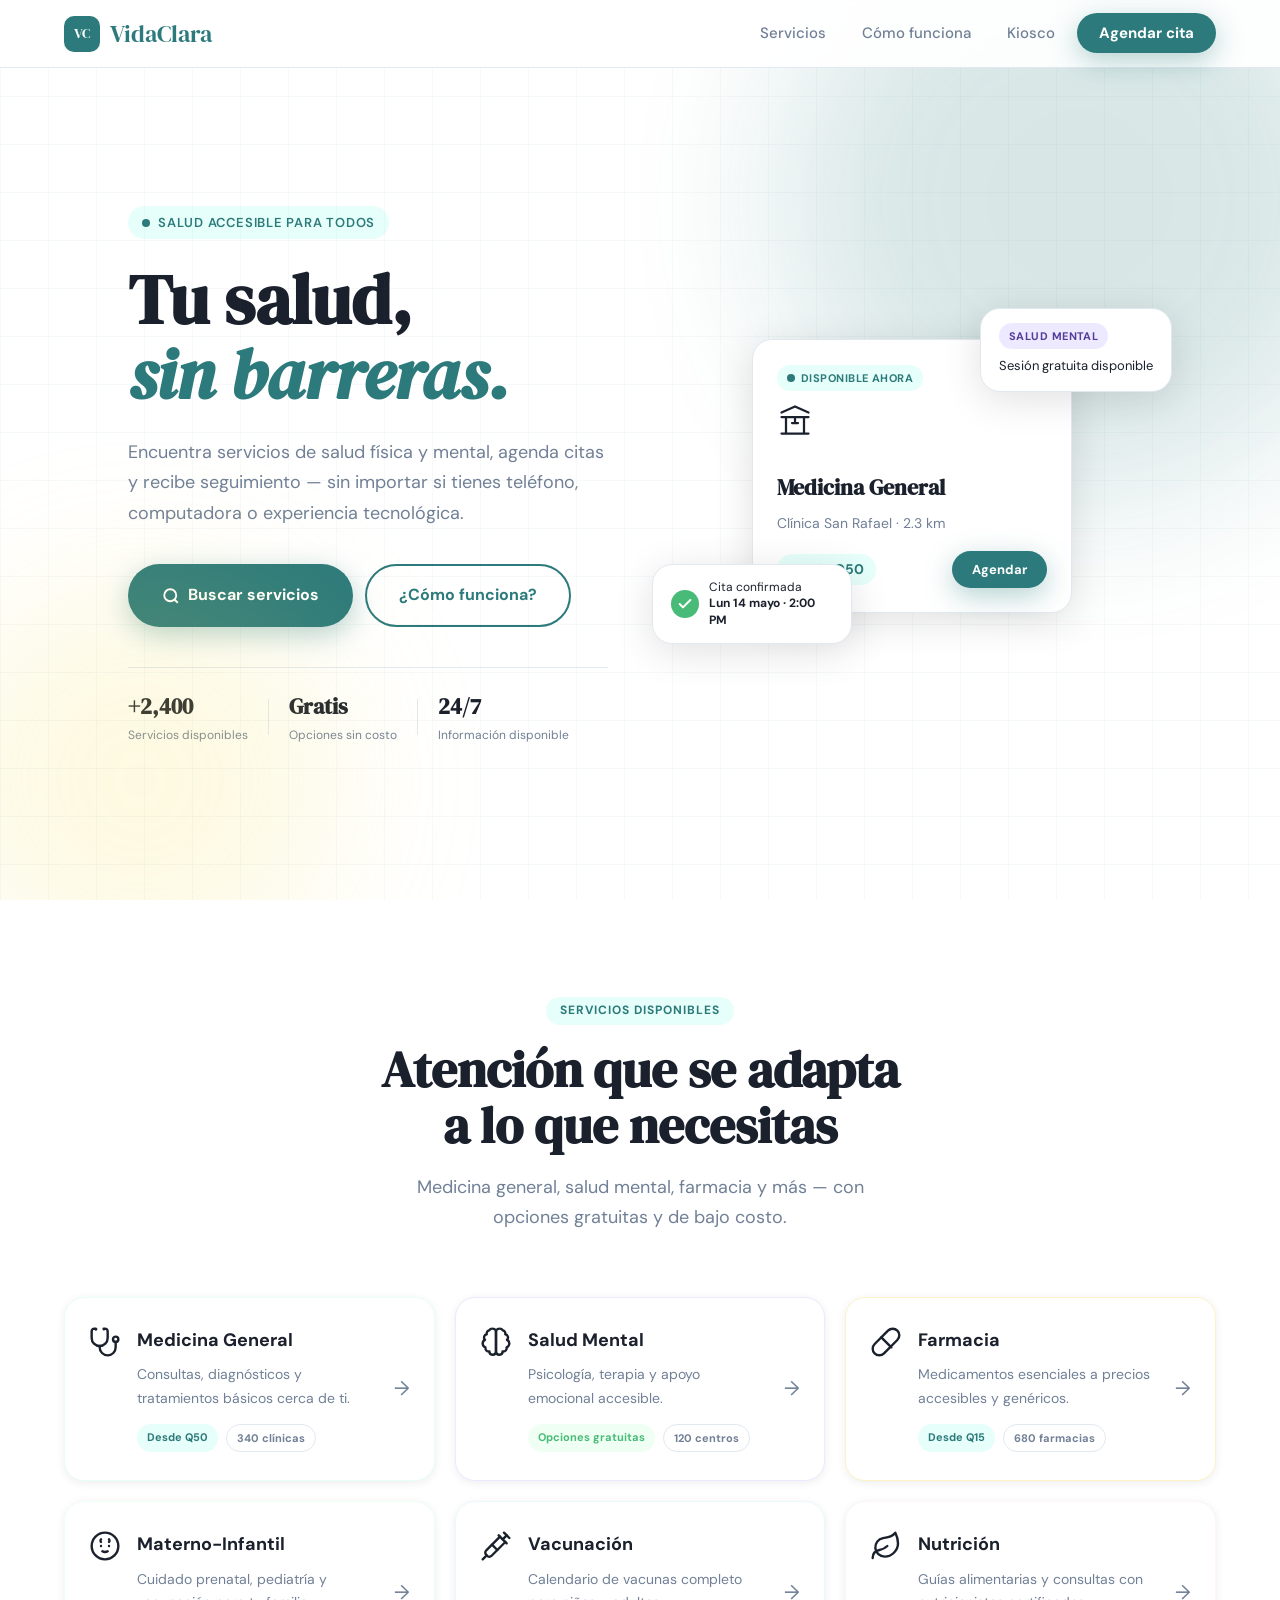
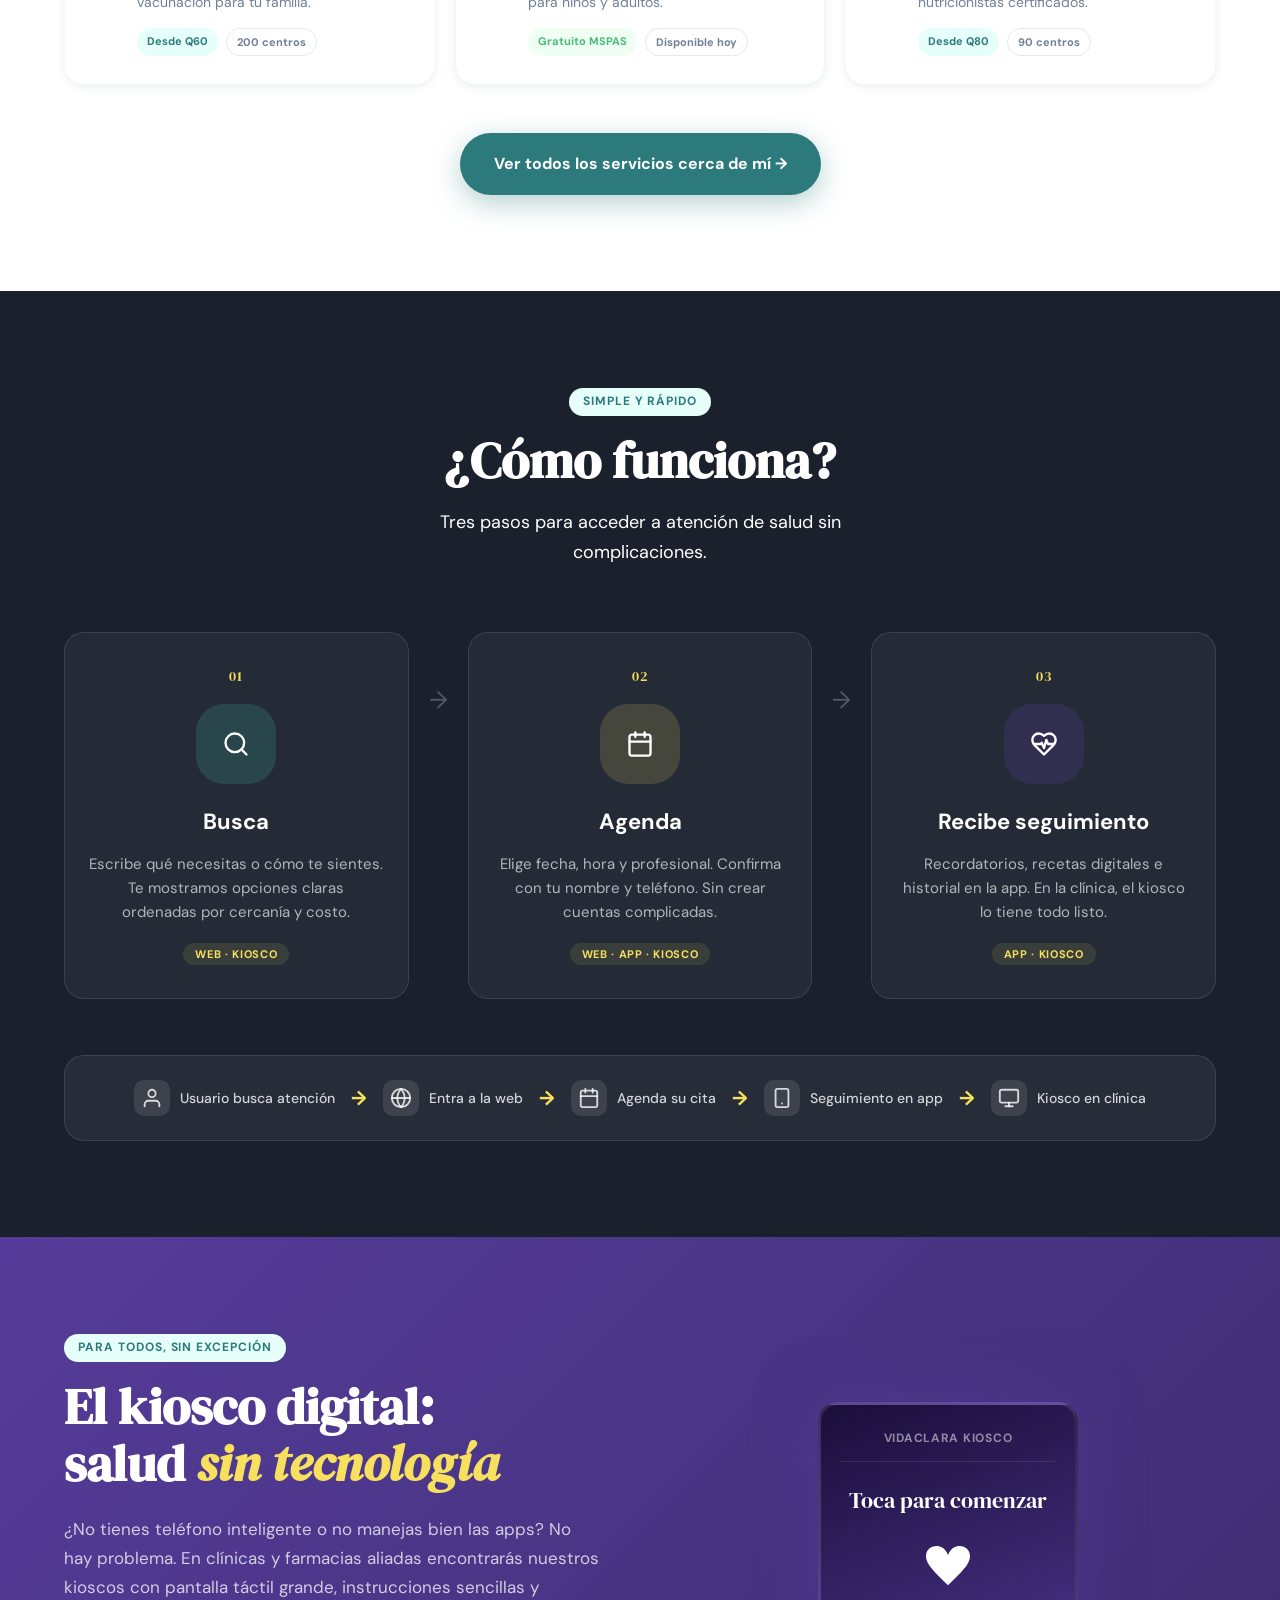
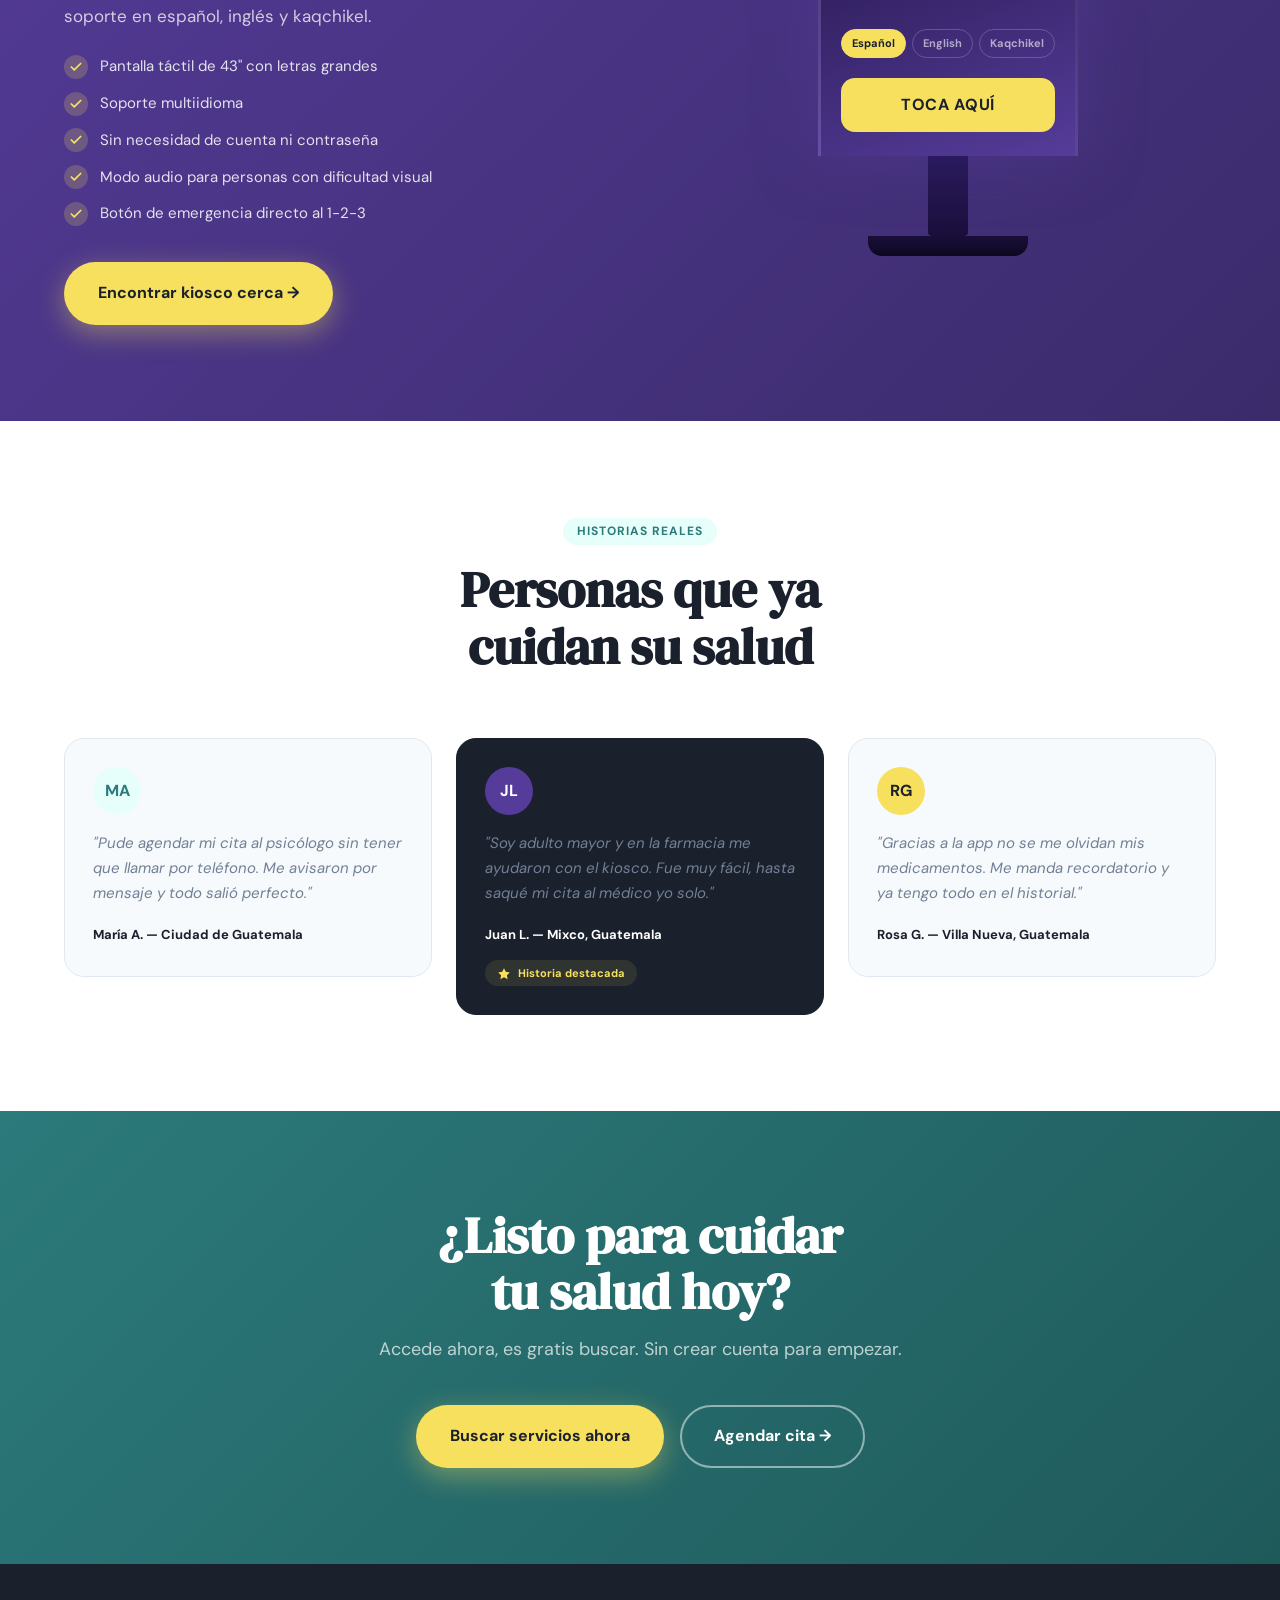
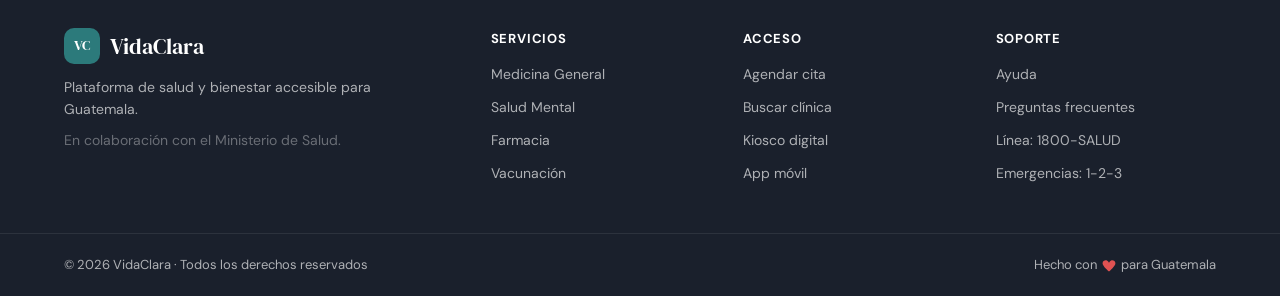
<file: index.html>
<!DOCTYPE html>
<html lang="es">
<head>
  <meta charset="UTF-8" />
  <meta name="viewport" content="width=device-width, initial-scale=1.0" />
  <title>VidaClara — Salud sin barreras</title>
  <meta name="description" content="Accede a servicios de salud física y mental de forma sencilla, sin importar tu situación económica o tecnológica." />
  <link rel="preconnect" href="https://fonts.googleapis.com" />
  <link rel="preconnect" href="https://fonts.gstatic.com" crossorigin />
  <link href="https://fonts.googleapis.com/css2?family=DM+Serif+Display:ital@0;1&family=DM+Sans:wght@300;400;500;600;700&display=swap" rel="stylesheet" />
  <link rel="stylesheet" href="css/style.css" />
</head>
<body>

  <!-- NAV -->
  <nav class="nav" id="nav">
    <div class="nav__inner">
      <a href="/" class="nav__logo">
        <span class="nav__logo-mark">VC</span>
        VidaClara
      </a>
      <button class="nav__toggle" id="navToggle" aria-label="Menú">
        <span></span><span></span><span></span>
      </button>
      <ul class="nav__links" id="navLinks">
        <li><a href="#servicios">Servicios</a></li>
        <li><a href="#como-funciona">Cómo funciona</a></li>
        <li><a href="#kiosco">Kiosco</a></li>
        <li><a href="pages/agendar.html" class="nav__cta">Agendar cita</a></li>
      </ul>
    </div>
  </nav>

  <!-- HERO -->
  <section class="hero">
    <div class="hero__bg">
      <div class="hero__blob hero__blob--1"></div>
      <div class="hero__blob hero__blob--2"></div>
      <div class="hero__grid"></div>
    </div>
    <div class="container hero__content">
      <div class="hero__text">
        <span class="hero__eyebrow">Salud accesible para todos</span>
        <h1 class="hero__title">
          Tu salud,<br>
          <em>sin barreras.</em>
        </h1>
        <p class="hero__desc">
          Encuentra servicios de salud física y mental, agenda citas y recibe seguimiento — sin importar si tienes teléfono, computadora o experiencia tecnológica.
        </p>
        <div class="hero__actions">
          <a href="pages/buscar.html" class="btn btn--primary btn--lg">
            <svg width="18" height="18" viewBox="0 0 24 24" fill="none" stroke="currentColor" stroke-width="2.5"><circle cx="11" cy="11" r="8"/><path d="m21 21-4.35-4.35"/></svg>
            Buscar servicios
          </a>
          <a href="#como-funciona" class="btn btn--ghost btn--lg">¿Cómo funciona?</a>
        </div>
        <div class="hero__trust">
          <div class="trust-item">
            <strong>+2,400</strong>
            <span>Servicios disponibles</span>
          </div>
          <div class="trust-divider"></div>
          <div class="trust-item">
            <strong>Gratis</strong>
            <span>Opciones sin costo</span>
          </div>
          <div class="trust-divider"></div>
          <div class="trust-item">
            <strong>24/7</strong>
            <span>Información disponible</span>
          </div>
        </div>
      </div>
      <div class="hero__visual">
        <div class="hero__card hero__card--main">
          <div class="card-pill card-pill--green">
            <svg width="8" height="8" viewBox="0 0 8 8" fill="currentColor"><circle cx="4" cy="4" r="4"/></svg>
            Disponible ahora
          </div>
          <div class="hero__card-icon">
            <!-- Hospital building icon -->
            <svg width="36" height="36" viewBox="0 0 24 24" fill="none" stroke="currentColor" stroke-width="1.5" stroke-linecap="round" stroke-linejoin="round">
              <path d="M3 21h18M3 10h18M3 7l9-4 9 4M6 10v11M18 10v11M12 10v4m0 0h-2m2 0h2"/>
            </svg>
          </div>
          <h3>Medicina General</h3>
          <p>Clínica San Rafael · 2.3 km</p>
          <div class="hero__card-row">
            <span class="price-tag">Desde Q50</span>
            <button class="btn btn--sm btn--primary">Agendar</button>
          </div>
        </div>
        <div class="hero__card hero__card--float hero__card--float1">
          <div class="card-pill card-pill--purple">Salud Mental</div>
          <p>Sesión gratuita disponible</p>
        </div>
        <div class="hero__card hero__card--float hero__card--float2">
          <span class="checkmark">
            <svg width="16" height="16" viewBox="0 0 24 24" fill="none" stroke="currentColor" stroke-width="3" stroke-linecap="round" stroke-linejoin="round"><polyline points="20 6 9 17 4 12"/></svg>
          </span>
          <p>Cita confirmada<br><strong>Lun 14 mayo · 2:00 PM</strong></p>
        </div>
      </div>
    </div>
  </section>

  <!-- SERVICES -->
  <section class="section" id="servicios">
    <div class="container">
      <div class="section__header">
        <span class="section__eyebrow">Servicios disponibles</span>
        <h2 class="section__title">Atención que se adapta<br>a lo que necesitas</h2>
        <p class="section__sub">Medicina general, salud mental, farmacia y más — con opciones gratuitas y de bajo costo.</p>
      </div>
      <div class="services-grid">
        <a href="pages/buscar.html" class="service-card service-card--teal">
          <div class="service-card__icon">
            <!-- Stethoscope icon -->
            <svg width="32" height="32" viewBox="0 0 24 24" fill="none" stroke="currentColor" stroke-width="1.8" stroke-linecap="round" stroke-linejoin="round">
              <path d="M4.8 2.3A.3.3 0 1 0 5 2H4a2 2 0 0 0-2 2v5a6 6 0 0 0 6 6v0a6 6 0 0 0 6-6V4a2 2 0 0 0-2-2h-1a.2.2 0 1 0 .3.3"/>
              <path d="M8 15v1a6 6 0 0 0 6 6v0a6 6 0 0 0 6-6v-4"/>
              <circle cx="20" cy="10" r="2"/>
            </svg>
          </div>
          <div class="service-card__body">
            <h3>Medicina General</h3>
            <p>Consultas, diagnósticos y tratamientos básicos cerca de ti.</p>
            <div class="service-card__meta">
              <span class="tag">Desde Q50</span>
              <span class="tag tag--outline">340 clínicas</span>
            </div>
          </div>
          <span class="service-card__arrow">→</span>
        </a>
        <a href="pages/buscar.html" class="service-card service-card--purple">
          <div class="service-card__icon">
            <!-- Brain icon -->
            <svg width="32" height="32" viewBox="0 0 24 24" fill="none" stroke="currentColor" stroke-width="1.8" stroke-linecap="round" stroke-linejoin="round">
              <path d="M9.5 2A2.5 2.5 0 0 1 12 4.5v15a2.5 2.5 0 0 1-4.96-.44 2.5 2.5 0 0 1-2.96-3.08 3 3 0 0 1-.34-5.58 2.5 2.5 0 0 1 1.32-4.24 2.5 2.5 0 0 1 1.98-3A2.5 2.5 0 0 1 9.5 2Z"/>
              <path d="M14.5 2A2.5 2.5 0 0 0 12 4.5v15a2.5 2.5 0 0 0 4.96-.44 2.5 2.5 0 0 0 2.96-3.08 3 3 0 0 0 .34-5.58 2.5 2.5 0 0 0-1.32-4.24 2.5 2.5 0 0 0-1.98-3A2.5 2.5 0 0 0 14.5 2Z"/>
            </svg>
          </div>
          <div class="service-card__body">
            <h3>Salud Mental</h3>
            <p>Psicología, terapia y apoyo emocional accesible.</p>
            <div class="service-card__meta">
              <span class="tag tag--free">Opciones gratuitas</span>
              <span class="tag tag--outline">120 centros</span>
            </div>
          </div>
          <span class="service-card__arrow">→</span>
        </a>
        <a href="pages/buscar.html" class="service-card service-card--amber">
          <div class="service-card__icon">
            <!-- Pill / capsule icon -->
            <svg width="32" height="32" viewBox="0 0 24 24" fill="none" stroke="currentColor" stroke-width="1.8" stroke-linecap="round" stroke-linejoin="round">
              <path d="m10.5 20.5 10-10a4.95 4.95 0 1 0-7-7l-10 10a4.95 4.95 0 1 0 7 7Z"/>
              <path d="M8.5 8.5 16 16"/>
            </svg>
          </div>
          <div class="service-card__body">
            <h3>Farmacia</h3>
            <p>Medicamentos esenciales a precios accesibles y genéricos.</p>
            <div class="service-card__meta">
              <span class="tag">Desde Q15</span>
              <span class="tag tag--outline">680 farmacias</span>
            </div>
          </div>
          <span class="service-card__arrow">→</span>
        </a>
        <a href="pages/buscar.html" class="service-card service-card--green">
          <div class="service-card__icon">
            <!-- Baby / family icon -->
            <svg width="32" height="32" viewBox="0 0 24 24" fill="none" stroke="currentColor" stroke-width="1.8" stroke-linecap="round" stroke-linejoin="round">
              <path d="M9 12h.01M15 12h.01M10 16c.5.3 1.2.5 2 .5s1.5-.2 2-.5"/>
              <path d="M12 2a10 10 0 1 0 0 20 10 10 0 0 0 0-20z"/>
              <path d="M9 7c-.5.5-.5 1.5 0 2M15 7c.5.5.5 1.5 0 2"/>
            </svg>
          </div>
          <div class="service-card__body">
            <h3>Materno-Infantil</h3>
            <p>Cuidado prenatal, pediatría y vacunación para tu familia.</p>
            <div class="service-card__meta">
              <span class="tag">Desde Q60</span>
              <span class="tag tag--outline">200 centros</span>
            </div>
          </div>
          <span class="service-card__arrow">→</span>
        </a>
        <a href="pages/buscar.html" class="service-card service-card--blue">
          <div class="service-card__icon">
            <!-- Syringe icon -->
            <svg width="32" height="32" viewBox="0 0 24 24" fill="none" stroke="currentColor" stroke-width="1.8" stroke-linecap="round" stroke-linejoin="round">
              <path d="m18 2 4 4"/>
              <path d="m17 7 3-3"/>
              <path d="M19 9 8.7 19.3c-1 1-2.5 1-3.4 0l-.6-.6c-1-1-1-2.5 0-3.4L15 5"/>
              <path d="m9 11 4 4"/>
              <path d="m5 19-3 3"/>
              <path d="m14 4 6 6"/>
            </svg>
          </div>
          <div class="service-card__body">
            <h3>Vacunación</h3>
            <p>Calendario de vacunas completo para niños y adultos.</p>
            <div class="service-card__meta">
              <span class="tag tag--free">Gratuito MSPAS</span>
              <span class="tag tag--outline">Disponible hoy</span>
            </div>
          </div>
          <span class="service-card__arrow">→</span>
        </a>
        <a href="pages/buscar.html" class="service-card service-card--rose">
          <div class="service-card__icon">
            <!-- Leaf / nutrition icon -->
            <svg width="32" height="32" viewBox="0 0 24 24" fill="none" stroke="currentColor" stroke-width="1.8" stroke-linecap="round" stroke-linejoin="round">
              <path d="M11 20A7 7 0 0 1 9.8 6.1C15.5 5 17 4.48 19 2c1 2 2 4.18 2 8 0 5.5-4.78 10-10 10Z"/>
              <path d="M2 21c0-3 1.85-5.36 5.08-6C9.5 14.52 12 13 13 12"/>
            </svg>
          </div>
          <div class="service-card__body">
            <h3>Nutrición</h3>
            <p>Guías alimentarias y consultas con nutricionistas certificados.</p>
            <div class="service-card__meta">
              <span class="tag">Desde Q80</span>
              <span class="tag tag--outline">90 centros</span>
            </div>
          </div>
          <span class="service-card__arrow">→</span>
        </a>
      </div>
      <div class="section__cta">
        <a href="pages/buscar.html" class="btn btn--primary btn--lg">Ver todos los servicios cerca de mí →</a>
      </div>
    </div>
  </section>

  <!-- HOW IT WORKS -->
  <section class="section section--dark" id="como-funciona">
    <div class="container">
      <div class="section__header section__header--light">
        <span class="section__eyebrow">Simple y rápido</span>
        <h2 class="section__title">¿Cómo funciona?</h2>
        <p class="section__sub">Tres pasos para acceder a atención de salud sin complicaciones.</p>
      </div>
      <div class="steps">
        <div class="step">
          <div class="step__num">01</div>
          <div class="step__icon step__icon--teal">
            <!-- Search icon -->
            <svg width="28" height="28" viewBox="0 0 24 24" fill="none" stroke="currentColor" stroke-width="2" stroke-linecap="round" stroke-linejoin="round">
              <circle cx="11" cy="11" r="8"/>
              <path d="m21 21-4.35-4.35"/>
            </svg>
          </div>
          <h3>Busca</h3>
          <p>Escribe qué necesitas o cómo te sientes. Te mostramos opciones claras ordenadas por cercanía y costo.</p>
          <span class="step__channel">Web · Kiosco</span>
        </div>
        <div class="step__connector">
          <div class="step__line"></div>
          <span>→</span>
          <div class="step__line"></div>
        </div>
        <div class="step">
          <div class="step__num">02</div>
          <div class="step__icon step__icon--accent">
            <!-- Calendar icon -->
            <svg width="28" height="28" viewBox="0 0 24 24" fill="none" stroke="currentColor" stroke-width="2" stroke-linecap="round" stroke-linejoin="round">
              <rect x="3" y="4" width="18" height="18" rx="2" ry="2"/>
              <line x1="16" y1="2" x2="16" y2="6"/>
              <line x1="8" y1="2" x2="8" y2="6"/>
              <line x1="3" y1="10" x2="21" y2="10"/>
            </svg>
          </div>
          <h3>Agenda</h3>
          <p>Elige fecha, hora y profesional. Confirma con tu nombre y teléfono. Sin crear cuentas complicadas.</p>
          <span class="step__channel">Web · App · Kiosco</span>
        </div>
        <div class="step__connector">
          <div class="step__line"></div>
          <span>→</span>
          <div class="step__line"></div>
        </div>
        <div class="step">
          <div class="step__num">03</div>
          <div class="step__icon step__icon--purple">
            <!-- Heart pulse icon -->
            <svg width="28" height="28" viewBox="0 0 24 24" fill="none" stroke="currentColor" stroke-width="2" stroke-linecap="round" stroke-linejoin="round">
              <path d="M19 14c1.49-1.46 3-3.21 3-5.5A5.5 5.5 0 0 0 16.5 3c-1.76 0-3 .5-4.5 2-1.5-1.5-2.74-2-4.5-2A5.5 5.5 0 0 0 2 8.5c0 2.3 1.5 4.05 3 5.5l7 7Z"/>
              <path d="M3.22 12H9.5l.5-1 2 4.5 2-7 1.5 3.5h5.27"/>
            </svg>
          </div>
          <h3>Recibe seguimiento</h3>
          <p>Recordatorios, recetas digitales e historial en la app. En la clínica, el kiosco lo tiene todo listo.</p>
          <span class="step__channel">App · Kiosco</span>
        </div>
      </div>

      <div class="journey-banner">
        <div class="journey-step">
          <span class="journey-icon">
            <!-- User icon -->
            <svg width="22" height="22" viewBox="0 0 24 24" fill="none" stroke="currentColor" stroke-width="2" stroke-linecap="round" stroke-linejoin="round">
              <path d="M20 21v-2a4 4 0 0 0-4-4H8a4 4 0 0 0-4 4v2"/>
              <circle cx="12" cy="7" r="4"/>
            </svg>
          </span>
          <span>Usuario busca atención</span>
        </div>
        <span class="journey-arrow">→</span>
        <div class="journey-step">
          <span class="journey-icon">
            <!-- Globe icon -->
            <svg width="22" height="22" viewBox="0 0 24 24" fill="none" stroke="currentColor" stroke-width="2" stroke-linecap="round" stroke-linejoin="round">
              <circle cx="12" cy="12" r="10"/>
              <line x1="2" y1="12" x2="22" y2="12"/>
              <path d="M12 2a15.3 15.3 0 0 1 4 10 15.3 15.3 0 0 1-4 10 15.3 15.3 0 0 1-4-10 15.3 15.3 0 0 1 4-10z"/>
            </svg>
          </span>
          <span>Entra a la web</span>
        </div>
        <span class="journey-arrow">→</span>
        <div class="journey-step">
          <span class="journey-icon">
            <!-- Calendar icon -->
            <svg width="22" height="22" viewBox="0 0 24 24" fill="none" stroke="currentColor" stroke-width="2" stroke-linecap="round" stroke-linejoin="round">
              <rect x="3" y="4" width="18" height="18" rx="2" ry="2"/>
              <line x1="16" y1="2" x2="16" y2="6"/>
              <line x1="8" y1="2" x2="8" y2="6"/>
              <line x1="3" y1="10" x2="21" y2="10"/>
            </svg>
          </span>
          <span>Agenda su cita</span>
        </div>
        <span class="journey-arrow">→</span>
        <div class="journey-step">
          <span class="journey-icon">
            <!-- Smartphone icon -->
            <svg width="22" height="22" viewBox="0 0 24 24" fill="none" stroke="currentColor" stroke-width="2" stroke-linecap="round" stroke-linejoin="round">
              <rect x="5" y="2" width="14" height="20" rx="2" ry="2"/>
              <line x1="12" y1="18" x2="12.01" y2="18"/>
            </svg>
          </span>
          <span>Seguimiento en app</span>
        </div>
        <span class="journey-arrow">→</span>
        <div class="journey-step">
          <span class="journey-icon">
            <!-- Monitor icon -->
            <svg width="22" height="22" viewBox="0 0 24 24" fill="none" stroke="currentColor" stroke-width="2" stroke-linecap="round" stroke-linejoin="round">
              <rect x="2" y="3" width="20" height="14" rx="2" ry="2"/>
              <line x1="8" y1="21" x2="16" y2="21"/>
              <line x1="12" y1="17" x2="12" y2="21"/>
            </svg>
          </span>
          <span>Kiosco en clínica</span>
        </div>
      </div>
    </div>
  </section>

  <!-- KIOSCO -->
  <section class="section section--kiosk" id="kiosco">
    <div class="container kiosk-layout">
      <div class="kiosk-text">
        <span class="section__eyebrow">Para todos, sin excepción</span>
        <h2 class="section__title">El kiosco digital:<br>salud <em>sin tecnología</em></h2>
        <p>¿No tienes teléfono inteligente o no manejas bien las apps? No hay problema. En clínicas y farmacias aliadas encontrarás nuestros kioscos con pantalla táctil grande, instrucciones sencillas y soporte en español, inglés y kaqchikel.</p>
        <ul class="kiosk-features">
          <li>
            <span class="kiosk-check">
              <svg width="14" height="14" viewBox="0 0 24 24" fill="none" stroke="currentColor" stroke-width="3" stroke-linecap="round" stroke-linejoin="round"><polyline points="20 6 9 17 4 12"/></svg>
            </span>
            Pantalla táctil de 43" con letras grandes
          </li>
          <li>
            <span class="kiosk-check">
              <svg width="14" height="14" viewBox="0 0 24 24" fill="none" stroke="currentColor" stroke-width="3" stroke-linecap="round" stroke-linejoin="round"><polyline points="20 6 9 17 4 12"/></svg>
            </span>
            Soporte multiidioma
          </li>
          <li>
            <span class="kiosk-check">
              <svg width="14" height="14" viewBox="0 0 24 24" fill="none" stroke="currentColor" stroke-width="3" stroke-linecap="round" stroke-linejoin="round"><polyline points="20 6 9 17 4 12"/></svg>
            </span>
            Sin necesidad de cuenta ni contraseña
          </li>
          <li>
            <span class="kiosk-check">
              <svg width="14" height="14" viewBox="0 0 24 24" fill="none" stroke="currentColor" stroke-width="3" stroke-linecap="round" stroke-linejoin="round"><polyline points="20 6 9 17 4 12"/></svg>
            </span>
            Modo audio para personas con dificultad visual
          </li>
          <li>
            <span class="kiosk-check">
              <svg width="14" height="14" viewBox="0 0 24 24" fill="none" stroke="currentColor" stroke-width="3" stroke-linecap="round" stroke-linejoin="round"><polyline points="20 6 9 17 4 12"/></svg>
            </span>
            Botón de emergencia directo al 1-2-3
          </li>
        </ul>
        <a href="pages/buscar.html" class="btn btn--accent btn--lg">Encontrar kiosco cerca →</a>
      </div>
      <div class="kiosk-visual">
        <div class="kiosk-device">
          <div class="kiosk-screen">
            <div class="kiosk-screen__header">VidaClara Kiosco</div>
            <div class="kiosk-screen__greeting">Toca para comenzar</div>
            <div class="kiosk-screen__icon">
              <!-- Heart icon for kiosk screen -->
              <svg width="48" height="48" viewBox="0 0 24 24" fill="currentColor" stroke="none">
                <path d="M12 21.593c-5.63-5.539-11-10.297-11-14.402 0-3.791 3.068-5.191 5.281-5.191 1.312 0 4.151.501 5.719 4.457 1.59-3.968 4.464-4.447 5.726-4.447 2.54 0 5.274 1.621 5.274 5.181 0 4.069-5.136 8.625-11 14.402z"/>
              </svg>
            </div>
            <div class="kiosk-screen__langs">
              <span class="kiosk-lang kiosk-lang--active">Español</span>
              <span class="kiosk-lang">English</span>
              <span class="kiosk-lang">Kaqchikel</span>
            </div>
            <div class="kiosk-screen__btn">TOCA AQUÍ</div>
          </div>
          <div class="kiosk-stand"></div>
          <div class="kiosk-base"></div>
        </div>
      </div>
    </div>
  </section>

  <!-- TESTIMONIALS -->
  <section class="section" id="testimonios">
    <div class="container">
      <div class="section__header">
        <span class="section__eyebrow">Historias reales</span>
        <h2 class="section__title">Personas que ya<br>cuidan su salud</h2>
      </div>
      <div class="testimonials-grid">
        <div class="testimonial">
          <div class="testimonial__avatar" style="background:#E6FFFA;color:#2C7A7B">MA</div>
          <p>"Pude agendar mi cita al psicólogo sin tener que llamar por teléfono. Me avisaron por mensaje y todo salió perfecto."</p>
          <strong>María A. — Ciudad de Guatemala</strong>
        </div>
        <div class="testimonial testimonial--featured">
          <div class="testimonial__avatar" style="background:#553C9A;color:#fff">JL</div>
          <p>"Soy adulto mayor y en la farmacia me ayudaron con el kiosco. Fue muy fácil, hasta saqué mi cita al médico yo solo."</p>
          <strong>Juan L. — Mixco, Guatemala</strong>
          <div class="testimonial__badge">
            <svg width="14" height="14" viewBox="0 0 24 24" fill="currentColor" stroke="none" style="color:#F6E05E;vertical-align:middle;margin-right:4px">
              <polygon points="12 2 15.09 8.26 22 9.27 17 14.14 18.18 21.02 12 17.77 5.82 21.02 7 14.14 2 9.27 8.91 8.26 12 2"/>
            </svg>
            Historia destacada
          </div>
        </div>
        <div class="testimonial">
          <div class="testimonial__avatar" style="background:#F6E05E;color:#1A202C">RG</div>
          <p>"Gracias a la app no se me olvidan mis medicamentos. Me manda recordatorio y ya tengo todo en el historial."</p>
          <strong>Rosa G. — Villa Nueva, Guatemala</strong>
        </div>
      </div>
    </div>
  </section>

  <!-- CTA FINAL -->
  <section class="cta-section">
    <div class="container">
      <div class="cta-inner">
        <h2>¿Listo para cuidar<br>tu salud hoy?</h2>
        <p>Accede ahora, es gratis buscar. Sin crear cuenta para empezar.</p>
        <div class="cta-actions">
          <a href="pages/buscar.html" class="btn btn--accent btn--lg">Buscar servicios ahora</a>
          <a href="pages/agendar.html" class="btn btn--ghost-light btn--lg">Agendar cita →</a>
        </div>
      </div>
    </div>
  </section>

  <!-- FOOTER -->
  <footer class="footer">
    <div class="container footer__inner">
      <div class="footer__brand">
        <div class="footer__logo">
          <span class="nav__logo-mark">VC</span>
          VidaClara
        </div>
        <p>Plataforma de salud y bienestar accesible para Guatemala.</p>
        <p class="footer__small">En colaboración con el Ministerio de Salud.</p>
      </div>
      <div class="footer__links">
        <div class="footer__col">
          <strong>Servicios</strong>
          <a href="pages/buscar.html">Medicina General</a>
          <a href="pages/buscar.html">Salud Mental</a>
          <a href="pages/buscar.html">Farmacia</a>
          <a href="pages/buscar.html">Vacunación</a>
        </div>
        <div class="footer__col">
          <strong>Acceso</strong>
          <a href="pages/agendar.html">Agendar cita</a>
          <a href="pages/buscar.html">Buscar clínica</a>
          <a href="#kiosco">Kiosco digital</a>
          <a href="#">App móvil</a>
        </div>
        <div class="footer__col">
          <strong>Soporte</strong>
          <a href="#">Ayuda</a>
          <a href="#">Preguntas frecuentes</a>
          <a href="#">Línea: 1800-SALUD</a>
          <a href="#">Emergencias: 1-2-3</a>
        </div>
      </div>
    </div>
    <div class="footer__bottom">
      <div class="container">
        <span>© 2026 VidaClara · Todos los derechos reservados</span>
        <span>Hecho con
          <svg width="14" height="14" viewBox="0 0 24 24" fill="currentColor" style="color:#e05252;vertical-align:middle;margin:0 2px">
            <path d="M12 21.593c-5.63-5.539-11-10.297-11-14.402 0-3.791 3.068-5.191 5.281-5.191 1.312 0 4.151.501 5.719 4.457 1.59-3.968 4.464-4.447 5.726-4.447 2.54 0 5.274 1.621 5.274 5.181 0 4.069-5.136 8.625-11 14.402z"/>
          </svg>
          para Guatemala
        </span>
      </div>
    </div>
  </footer>

  <script src="js/main.js"></script>
</body>
</html>
</file>
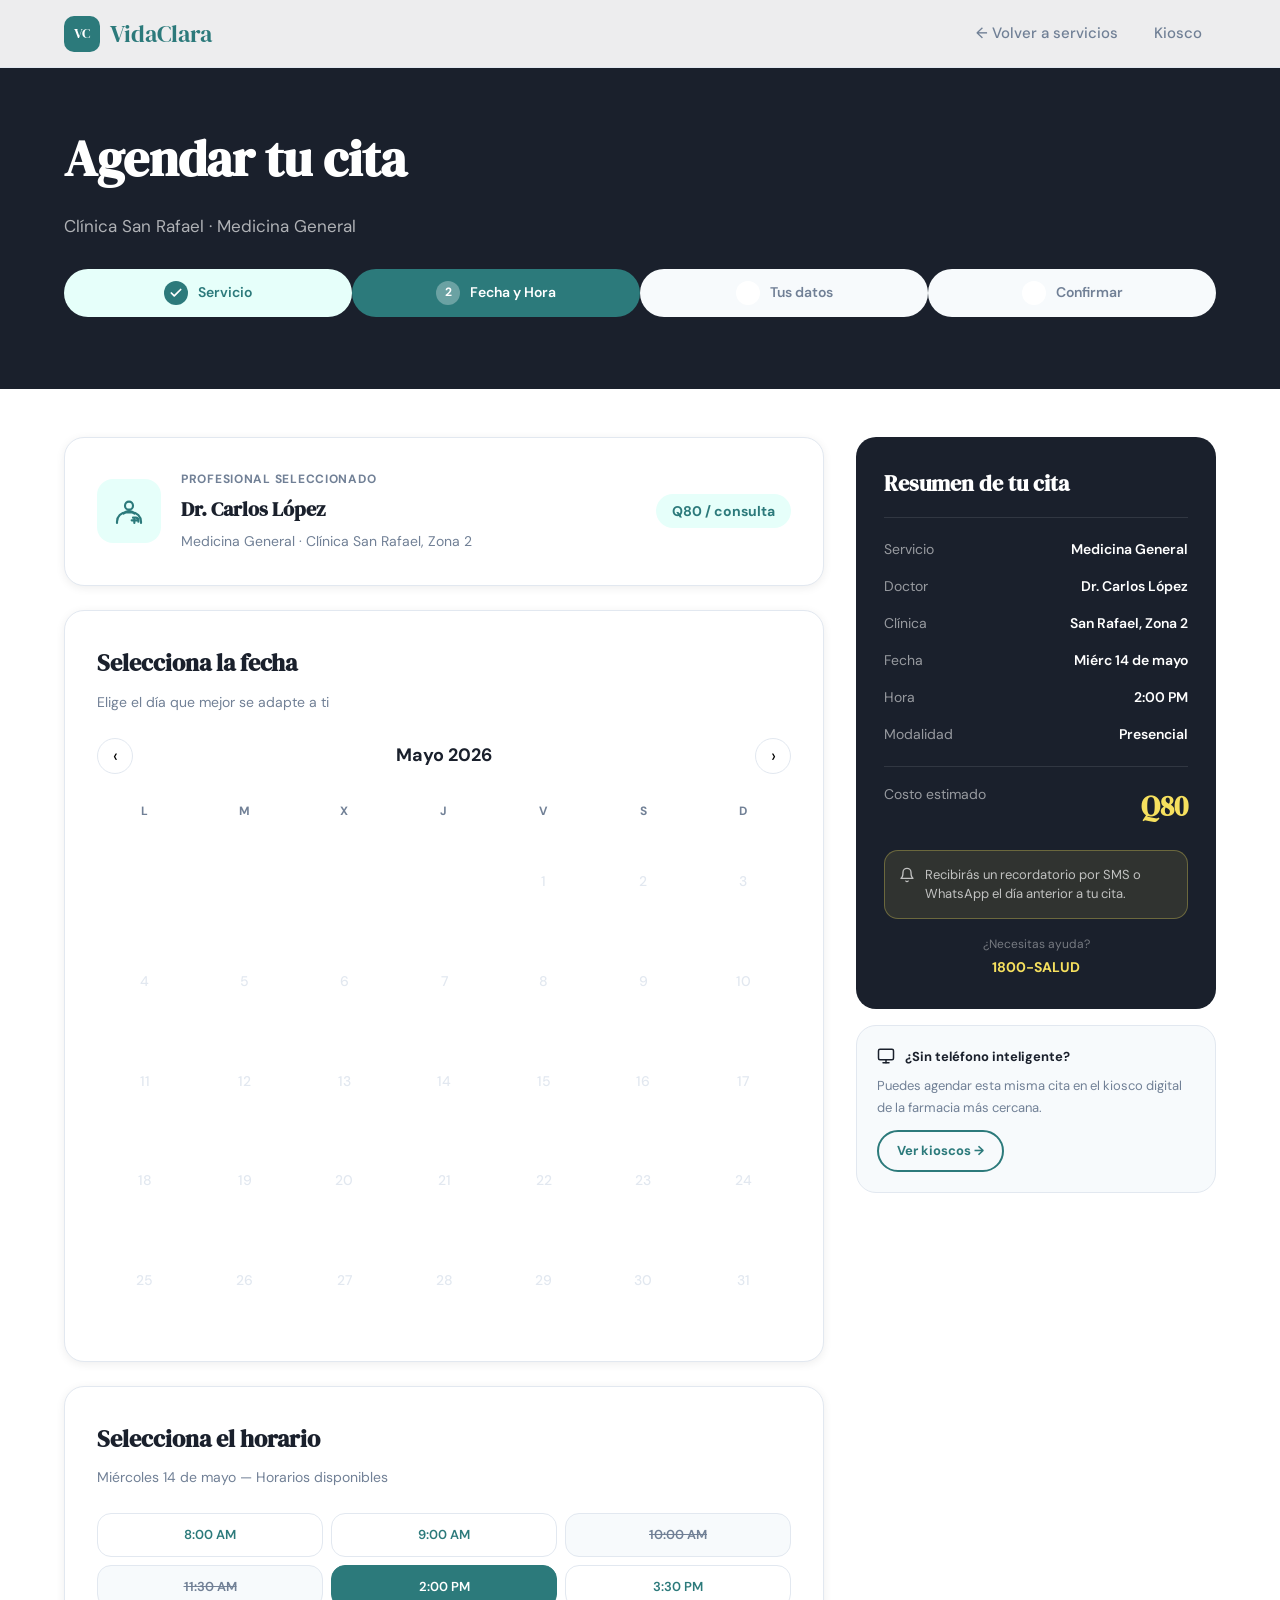
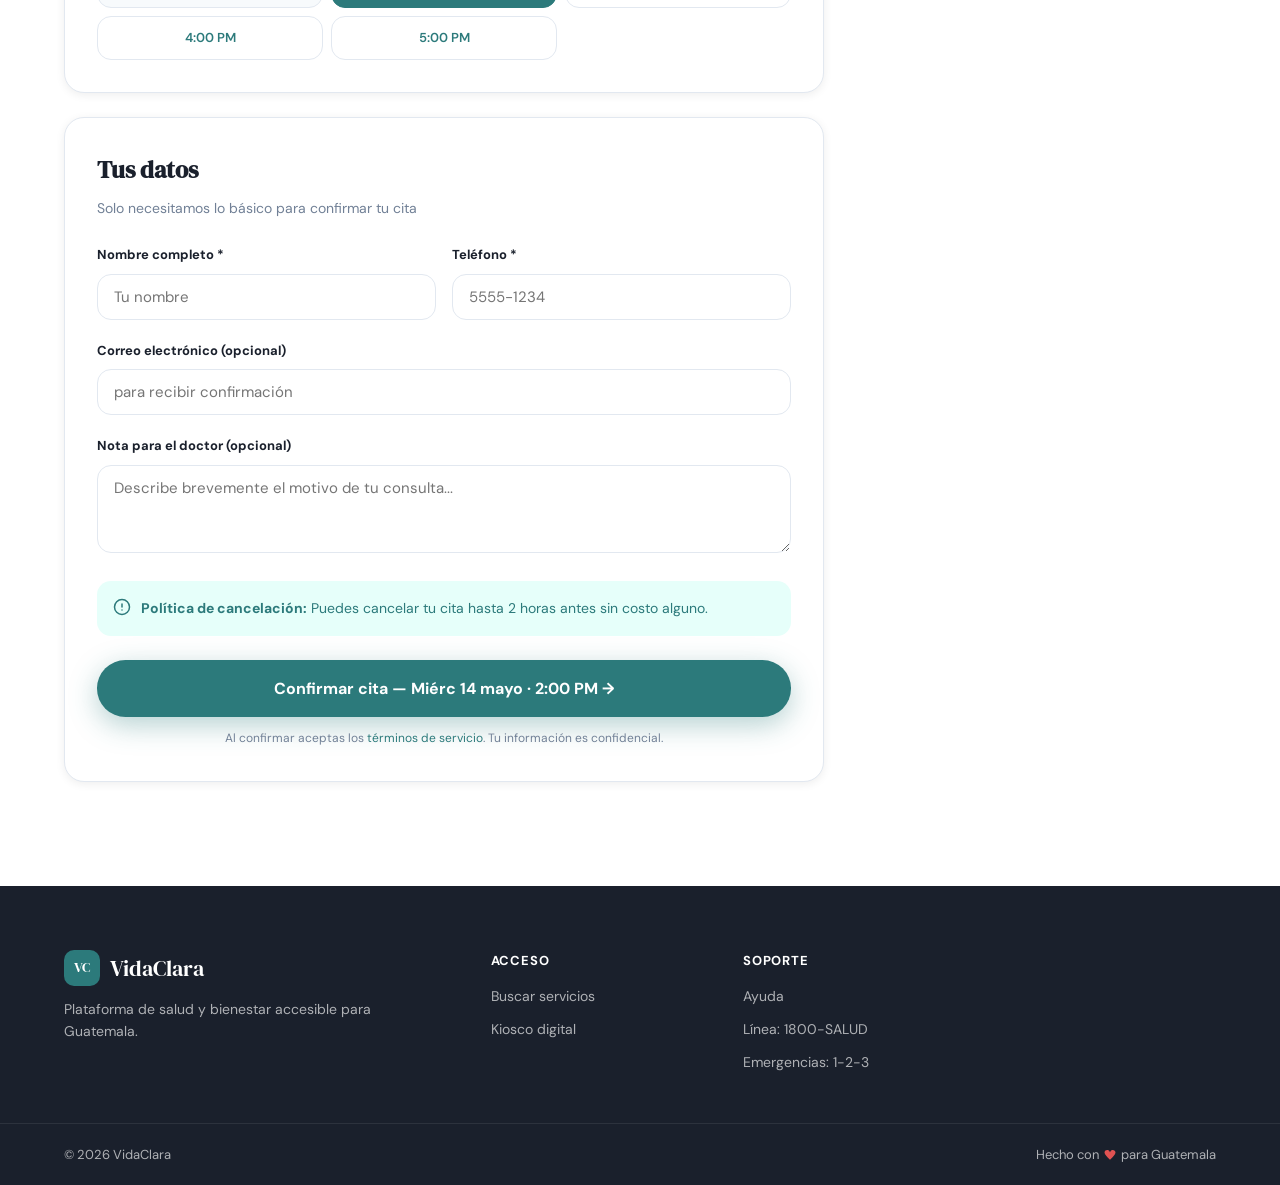
<file: pages/agendar.html>
<!DOCTYPE html>
<html lang="es">
<head>
  <meta charset="UTF-8" />
  <meta name="viewport" content="width=device-width, initial-scale=1.0" />
  <title>Agendar Cita — VidaClara</title>
  <link rel="preconnect" href="https://fonts.googleapis.com" />
  <link rel="preconnect" href="https://fonts.gstatic.com" crossorigin />
  <link href="https://fonts.googleapis.com/css2?family=DM+Serif+Display:ital@0;1&family=DM+Sans:wght@300;400;500;600;700&display=swap" rel="stylesheet" />
  <link rel="stylesheet" href="../css/style.css" />
</head>
<body>

  <nav class="nav" id="nav">
    <div class="nav__inner">
      <a href="../index.html" class="nav__logo">
        <span class="nav__logo-mark">VC</span>
        VidaClara
      </a>
      <button class="nav__toggle" id="navToggle" aria-label="Menú">
        <span></span><span></span><span></span>
      </button>
      <ul class="nav__links" id="navLinks">
        <li><a href="buscar.html">← Volver a servicios</a></li>
        <li><a href="../index.html#kiosco">Kiosco</a></li>
      </ul>
    </div>
  </nav>

  <div class="page-hero" style="padding-bottom:32px">
    <div class="container">
      <h1>Agendar tu cita</h1>
      <p>Clínica San Rafael · Medicina General</p>
      <div class="booking-steps" style="margin-top:28px">
        <div class="booking-step booking-step--done">
          <div class="booking-step__num" style="background:var(--c-primary);color:#fff">
            <svg width="14" height="14" viewBox="0 0 24 24" fill="none" stroke="currentColor" stroke-width="3" stroke-linecap="round" stroke-linejoin="round"><polyline points="20 6 9 17 4 12"/></svg>
          </div>
          Servicio
        </div>
        <div class="booking-step booking-step--active">
          <div class="booking-step__num">2</div>
          Fecha y Hora
        </div>
        <div class="booking-step">
          <div class="booking-step__num">3</div>
          Tus datos
        </div>
        <div class="booking-step">
          <div class="booking-step__num">4</div>
          Confirmar
        </div>
      </div>
    </div>
  </div>

  <div class="container">
    <div class="booking-layout">
      <div class="booking-main">
        <!-- DOCTOR CARD -->
        <div class="booking-card" style="display:flex;gap:20px;align-items:center;flex-wrap:wrap">
          <div style="width:64px;height:64px;background:var(--c-light);border-radius:16px;display:flex;align-items:center;justify-content:center;flex-shrink:0">
            <!-- Doctor / medical professional icon -->
            <svg width="32" height="32" viewBox="0 0 24 24" fill="none" stroke="currentColor" stroke-width="1.6" stroke-linecap="round" stroke-linejoin="round" style="color:var(--c-primary)">
              <path d="M8 14a5 5 0 0 1 8 0"/>
              <circle cx="12" cy="8" r="3"/>
              <path d="M3 21v-1a7 7 0 0 1 7-7h4a7 7 0 0 1 7 7v1"/>
              <path d="M15 17h2a2 2 0 0 1 2 2v1"/>
              <path d="M16 18v3M18 19h-4"/>
            </svg>
          </div>
          <div style="flex:1">
            <div style="font-size:12px;font-weight:700;letter-spacing:.06em;text-transform:uppercase;color:var(--c-gray);margin-bottom:4px">Profesional seleccionado</div>
            <h2 style="font-size:20px;margin:0 0 4px">Dr. Carlos López</h2>
            <p style="font-size:14px;color:var(--c-gray);margin:0">Medicina General · Clínica San Rafael, Zona 2</p>
          </div>
          <div style="text-align:right">
            <span class="tag" style="font-size:14px;padding:8px 16px">Q80 / consulta</span>
          </div>
        </div>

        <!-- CALENDAR -->
        <div class="booking-card">
          <h2>Selecciona la fecha</h2>
          <p class="sub">Elige el día que mejor se adapte a ti</p>
          <div class="calendar-header">
            <button class="cal-nav" id="calPrev">‹</button>
            <h3 id="calMonth">Mayo 2026</h3>
            <button class="cal-nav" id="calNext">›</button>
          </div>
          <div class="cal-grid" id="calGrid"></div>
        </div>

        <!-- TIME SLOTS -->
        <div class="booking-card">
          <h2>Selecciona el horario</h2>
          <p class="sub">Miércoles 14 de mayo — Horarios disponibles</p>
          <div class="time-slots">
            <div class="time-slot">8:00 AM</div>
            <div class="time-slot">9:00 AM</div>
            <div class="time-slot time-slot--unavailable">10:00 AM</div>
            <div class="time-slot time-slot--unavailable">11:30 AM</div>
            <div class="time-slot time-slot--selected">2:00 PM</div>
            <div class="time-slot">3:30 PM</div>
            <div class="time-slot">4:00 PM</div>
            <div class="time-slot">5:00 PM</div>
          </div>
        </div>

        <!-- FORM -->
        <form class="booking-card" id="bookingForm">
          <h2>Tus datos</h2>
          <p class="sub">Solo necesitamos lo básico para confirmar tu cita</p>

          <div style="display:grid;grid-template-columns:1fr 1fr;gap:16px">
            <div class="form-group">
              <label class="form-label">Nombre completo *</label>
              <input type="text" class="form-input" placeholder="Tu nombre" required />
            </div>
            <div class="form-group">
              <label class="form-label">Teléfono *</label>
              <input type="tel" class="form-input" placeholder="5555-1234" required />
            </div>
          </div>

          <div class="form-group">
            <label class="form-label">Correo electrónico (opcional)</label>
            <input type="email" class="form-input" placeholder="para recibir confirmación" />
          </div>

          <div class="form-group">
            <label class="form-label">Nota para el doctor (opcional)</label>
            <textarea class="form-input" placeholder="Describe brevemente el motivo de tu consulta..."></textarea>
          </div>

          <div style="background:var(--c-light);border-radius:var(--radius-md);padding:16px;margin-bottom:24px;font-size:14px;color:var(--c-primary);display:flex;gap:10px;align-items:flex-start">
            <svg width="18" height="18" viewBox="0 0 24 24" fill="none" stroke="currentColor" stroke-width="2" stroke-linecap="round" stroke-linejoin="round" style="flex-shrink:0;margin-top:1px">
              <circle cx="12" cy="12" r="10"/>
              <line x1="12" y1="8" x2="12" y2="12"/>
              <line x1="12" y1="16" x2="12.01" y2="16"/>
            </svg>
            <span><strong>Política de cancelación:</strong> Puedes cancelar tu cita hasta 2 horas antes sin costo alguno.</span>
          </div>

          <button type="submit" class="btn btn--primary btn--lg" style="width:100%;justify-content:center">
            Confirmar cita — Miérc 14 mayo · 2:00 PM →
          </button>
          <p style="text-align:center;font-size:12px;color:var(--c-gray);margin-top:12px">
            Al confirmar aceptas los <a href="#" style="color:var(--c-primary)">términos de servicio</a>. Tu información es confidencial.
          </p>
        </form>
      </div>

      <!-- SUMMARY SIDEBAR -->
      <div>
        <div class="summary-card">
          <h3>Resumen de tu cita</h3>
          <div class="summary-row">
            <span class="summary-label">Servicio</span>
            <span class="summary-value">Medicina General</span>
          </div>
          <div class="summary-row">
            <span class="summary-label">Doctor</span>
            <span class="summary-value">Dr. Carlos López</span>
          </div>
          <div class="summary-row">
            <span class="summary-label">Clínica</span>
            <span class="summary-value">San Rafael, Zona 2</span>
          </div>
          <div class="summary-row">
            <span class="summary-label">Fecha</span>
            <span class="summary-value" id="summaryDate">Miérc 14 de mayo</span>
          </div>
          <div class="summary-row">
            <span class="summary-label">Hora</span>
            <span class="summary-value" id="summaryTime">2:00 PM</span>
          </div>
          <div class="summary-row">
            <span class="summary-label">Modalidad</span>
            <span class="summary-value">Presencial</span>
          </div>
          <div class="summary-price">
            <div class="summary-row" style="margin:0">
              <span class="summary-label">Costo estimado</span>
              <span class="summary-value">Q80</span>
            </div>
          </div>

          <div style="margin-top:20px;padding:14px;background:rgba(246,224,94,.1);border-radius:var(--radius-md);border:1px solid rgba(246,224,94,.3);display:flex;gap:10px;align-items:flex-start">
            <!-- Bell / notification icon -->
            <svg width="16" height="16" viewBox="0 0 24 24" fill="none" stroke="rgba(255,255,255,.7)" stroke-width="2" stroke-linecap="round" stroke-linejoin="round" style="flex-shrink:0;margin-top:2px">
              <path d="M18 8A6 6 0 0 0 6 8c0 7-3 9-3 9h18s-3-2-3-9"/>
              <path d="M13.73 21a2 2 0 0 1-3.46 0"/>
            </svg>
            <p style="font-size:13px;color:rgba(255,255,255,.7);line-height:1.5;margin:0">
              Recibirás un recordatorio por SMS o WhatsApp el día anterior a tu cita.
            </p>
          </div>

          <div style="margin-top:16px;text-align:center">
            <p style="font-size:12px;color:rgba(255,255,255,.4)">¿Necesitas ayuda?</p>
            <a href="tel:1800-72583" style="font-size:14px;font-weight:700;color:var(--c-accent)">1800-SALUD</a>
          </div>
        </div>

        <div style="margin-top:16px;background:var(--c-neutral);border-radius:var(--radius-lg);padding:20px;border:1px solid var(--c-border)">
          <div style="display:flex;gap:10px;align-items:flex-start;margin-bottom:8px">
            <!-- Monitor / kiosk icon -->
            <svg width="18" height="18" viewBox="0 0 24 24" fill="none" stroke="currentColor" stroke-width="2" stroke-linecap="round" stroke-linejoin="round" style="color:var(--c-dark);flex-shrink:0;margin-top:1px">
              <rect x="2" y="3" width="20" height="14" rx="2" ry="2"/>
              <line x1="8" y1="21" x2="16" y2="21"/>
              <line x1="12" y1="17" x2="12" y2="21"/>
            </svg>
            <p style="font-size:13px;font-weight:700;color:var(--c-dark);margin:0">¿Sin teléfono inteligente?</p>
          </div>
          <p style="font-size:13px;color:var(--c-gray);margin-bottom:12px">Puedes agendar esta misma cita en el kiosco digital de la farmacia más cercana.</p>
          <a href="../index.html#kiosco" class="btn btn--ghost btn--sm">Ver kioscos →</a>
        </div>
      </div>
    </div>
  </div>

  <footer class="footer">
    <div class="container footer__inner">
      <div class="footer__brand">
        <div class="footer__logo">
          <span class="nav__logo-mark">VC</span>
          VidaClara
        </div>
        <p>Plataforma de salud y bienestar accesible para Guatemala.</p>
      </div>
      <div class="footer__links">
        <div class="footer__col">
          <strong>Acceso</strong>
          <a href="buscar.html">Buscar servicios</a>
          <a href="../index.html#kiosco">Kiosco digital</a>
        </div>
        <div class="footer__col">
          <strong>Soporte</strong>
          <a href="#">Ayuda</a>
          <a href="#">Línea: 1800-SALUD</a>
          <a href="#">Emergencias: 1-2-3</a>
        </div>
      </div>
    </div>
    <div class="footer__bottom">
      <div class="container">
        <span>© 2026 VidaClara</span>
        <span>Hecho con
          <svg width="12" height="12" viewBox="0 0 24 24" fill="currentColor" style="color:#e05252;vertical-align:middle;margin:0 2px">
            <path d="M12 21.593c-5.63-5.539-11-10.297-11-14.402 0-3.791 3.068-5.191 5.281-5.191 1.312 0 4.151.501 5.719 4.457 1.59-3.968 4.464-4.447 5.726-4.447 2.54 0 5.274 1.621 5.274 5.181 0 4.069-5.136 8.625-11 14.402z"/>
          </svg>
          para Guatemala
        </span>
      </div>
    </div>
  </footer>

  <script src="../js/main.js"></script>
</body>
</html>
</file>
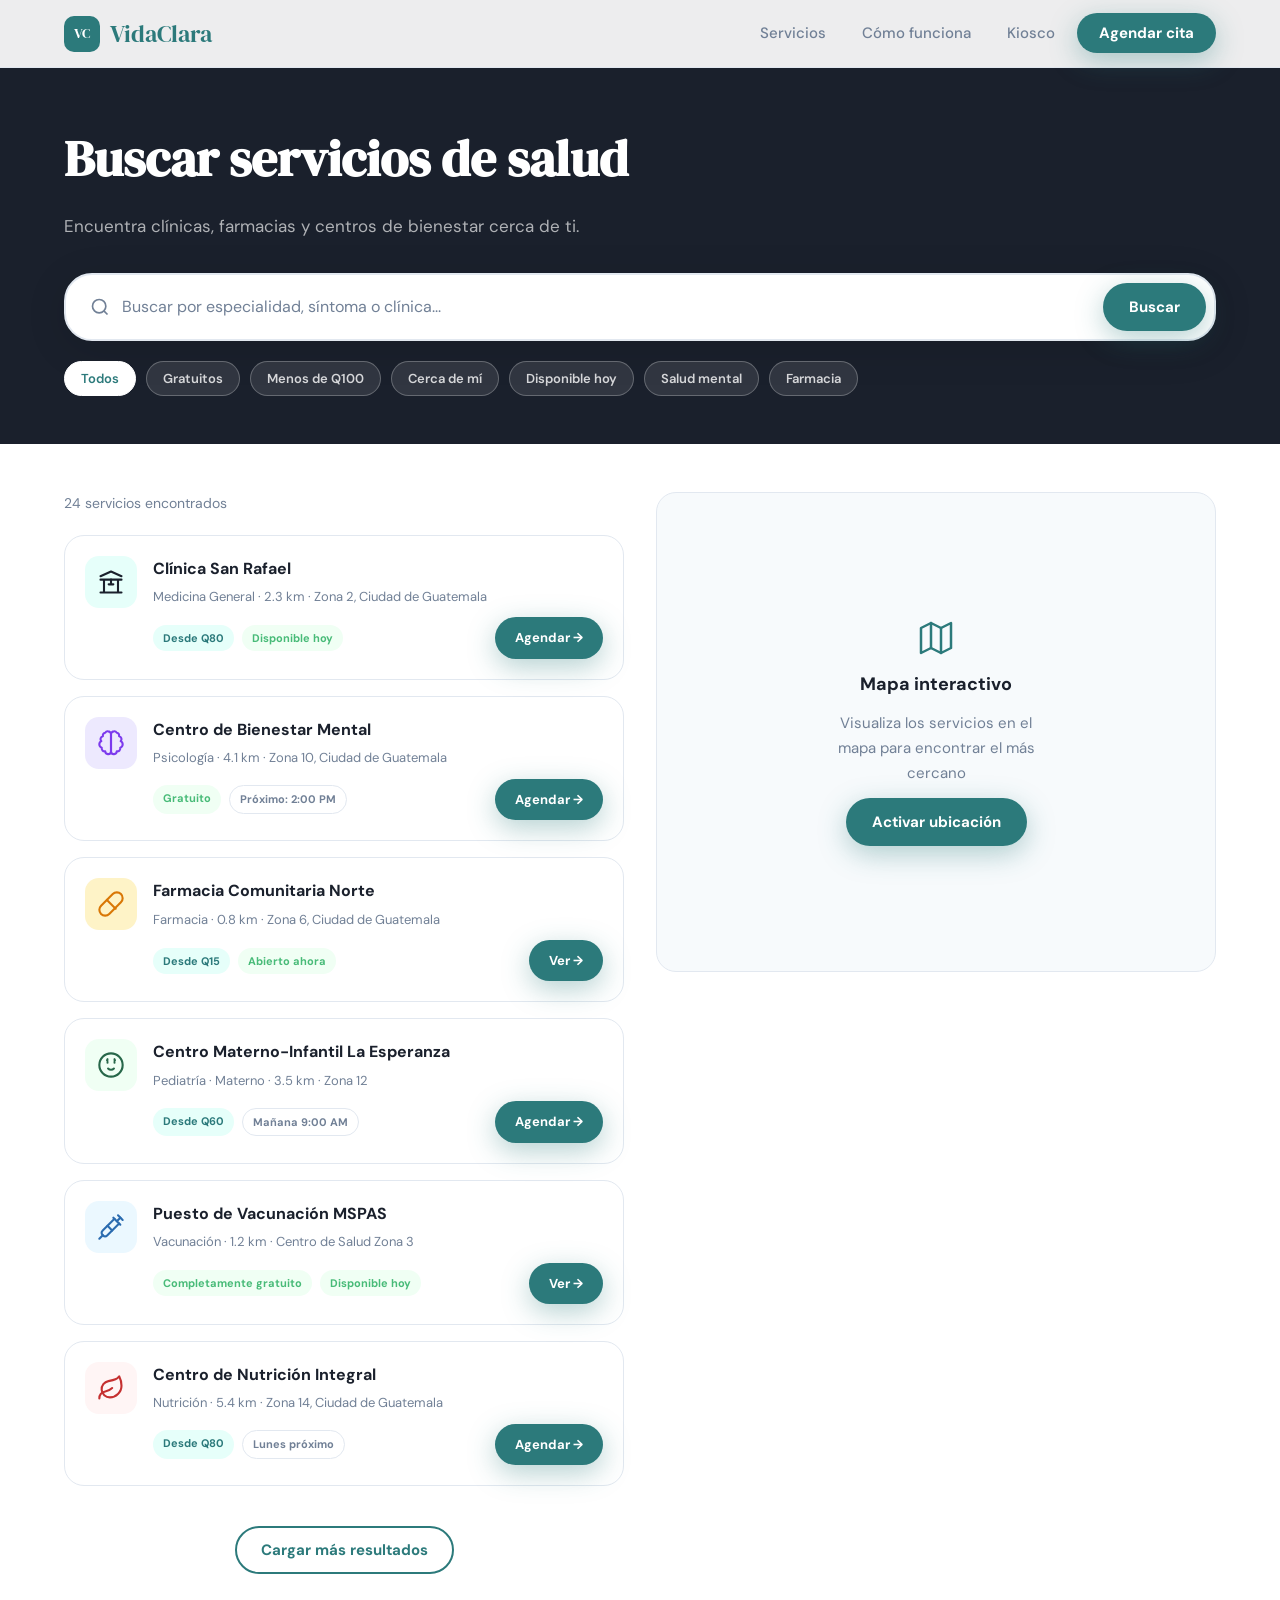
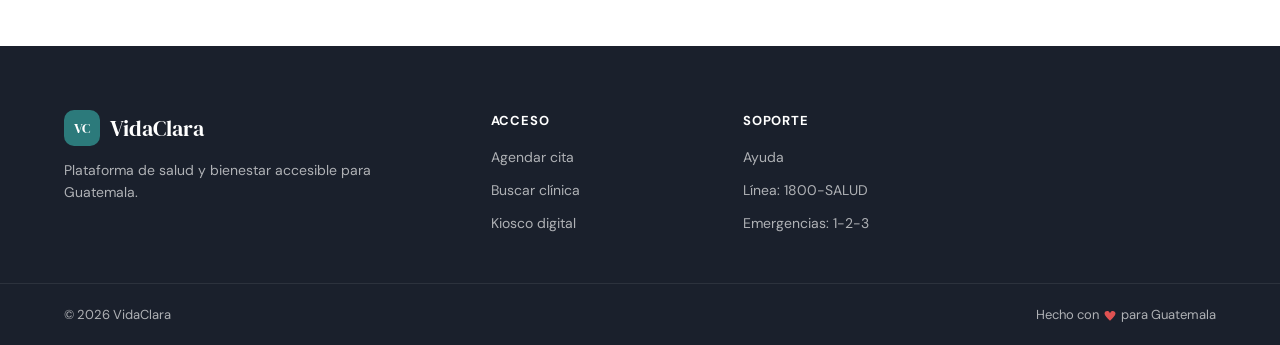
<file: pages/buscar.html>
<!DOCTYPE html>
<html lang="es">
<head>
  <meta charset="UTF-8" />
  <meta name="viewport" content="width=device-width, initial-scale=1.0" />
  <title>Buscar Servicios — VidaClara</title>
  <link rel="preconnect" href="https://fonts.googleapis.com" />
  <link rel="preconnect" href="https://fonts.gstatic.com" crossorigin />
  <link href="https://fonts.googleapis.com/css2?family=DM+Serif+Display:ital@0;1&family=DM+Sans:wght@300;400;500;600;700&display=swap" rel="stylesheet" />
  <link rel="stylesheet" href="../css/style.css" />
</head>
<body>

  <nav class="nav" id="nav">
    <div class="nav__inner">
      <a href="../index.html" class="nav__logo">
        <span class="nav__logo-mark">VC</span>
        VidaClara
      </a>
      <button class="nav__toggle" id="navToggle" aria-label="Menú">
        <span></span><span></span><span></span>
      </button>
      <ul class="nav__links" id="navLinks">
        <li><a href="../index.html#servicios">Servicios</a></li>
        <li><a href="../index.html#como-funciona">Cómo funciona</a></li>
        <li><a href="../index.html#kiosco">Kiosco</a></li>
        <li><a href="agendar.html" class="nav__cta">Agendar cita</a></li>
      </ul>
    </div>
  </nav>

  <div class="page-hero">
    <div class="container">
      <h1>Buscar servicios de salud</h1>
      <p>Encuentra clínicas, farmacias y centros de bienestar cerca de ti.</p>
      <div class="search-box">
        <svg width="20" height="20" viewBox="0 0 24 24" fill="none" stroke="currentColor" stroke-width="2" style="color:#718096;flex-shrink:0"><circle cx="11" cy="11" r="8"/><path d="m21 21-4.35-4.35"/></svg>
        <input type="text" placeholder="Buscar por especialidad, síntoma o clínica..." />
        <button class="btn btn--primary btn--md">Buscar</button>
      </div>
      <div class="filter-row">
        <button class="filter-chip filter-chip--active">Todos</button>
        <button class="filter-chip">Gratuitos</button>
        <button class="filter-chip">Menos de Q100</button>
        <button class="filter-chip">Cerca de mí</button>
        <button class="filter-chip">Disponible hoy</button>
        <button class="filter-chip">Salud mental</button>
        <button class="filter-chip">Farmacia</button>
      </div>
    </div>
  </div>

  <div class="container">
    <div class="results-layout">
      <div class="results-list">
        <p class="results-count">24 servicios encontrados</p>

        <!-- Clínica San Rafael -->
        <div class="result-card">
          <div class="result-card__icon">
            <!-- Hospital icon -->
            <svg width="28" height="28" viewBox="0 0 24 24" fill="none" stroke="currentColor" stroke-width="1.8" stroke-linecap="round" stroke-linejoin="round">
              <path d="M3 21h18M3 10h18M3 7l9-4 9 4M6 10v11M18 10v11"/>
              <path d="M12 10v4m0 0h-2m2 0h2"/>
            </svg>
          </div>
          <div class="result-card__body">
            <h3>Clínica San Rafael</h3>
            <p>Medicina General · 2.3 km · Zona 2, Ciudad de Guatemala</p>
            <div class="result-card__row">
              <div style="display:flex;gap:8px;flex-wrap:wrap">
                <span class="tag">Desde Q80</span>
                <span class="tag tag--free">Disponible hoy</span>
              </div>
              <a href="agendar.html" class="btn btn--primary btn--sm">Agendar →</a>
            </div>
          </div>
        </div>

        <!-- Centro de Bienestar Mental -->
        <div class="result-card">
          <div class="result-card__icon" style="background:#EDE9FE">
            <!-- Brain icon -->
            <svg width="28" height="28" viewBox="0 0 24 24" fill="none" stroke="#7C3AED" stroke-width="1.8" stroke-linecap="round" stroke-linejoin="round">
              <path d="M9.5 2A2.5 2.5 0 0 1 12 4.5v15a2.5 2.5 0 0 1-4.96-.44 2.5 2.5 0 0 1-2.96-3.08 3 3 0 0 1-.34-5.58 2.5 2.5 0 0 1 1.32-4.24 2.5 2.5 0 0 1 1.98-3A2.5 2.5 0 0 1 9.5 2Z"/>
              <path d="M14.5 2A2.5 2.5 0 0 0 12 4.5v15a2.5 2.5 0 0 0 4.96-.44 2.5 2.5 0 0 0 2.96-3.08 3 3 0 0 0 .34-5.58 2.5 2.5 0 0 0-1.32-4.24 2.5 2.5 0 0 0-1.98-3A2.5 2.5 0 0 0 14.5 2Z"/>
            </svg>
          </div>
          <div class="result-card__body">
            <h3>Centro de Bienestar Mental</h3>
            <p>Psicología · 4.1 km · Zona 10, Ciudad de Guatemala</p>
            <div class="result-card__row">
              <div style="display:flex;gap:8px;flex-wrap:wrap">
                <span class="tag tag--free">Gratuito</span>
                <span class="tag tag--outline">Próximo: 2:00 PM</span>
              </div>
              <a href="agendar.html" class="btn btn--primary btn--sm">Agendar →</a>
            </div>
          </div>
        </div>

        <!-- Farmacia Comunitaria Norte -->
        <div class="result-card">
          <div class="result-card__icon" style="background:#FEF3C7">
            <!-- Pill icon -->
            <svg width="28" height="28" viewBox="0 0 24 24" fill="none" stroke="#D97706" stroke-width="1.8" stroke-linecap="round" stroke-linejoin="round">
              <path d="m10.5 20.5 10-10a4.95 4.95 0 1 0-7-7l-10 10a4.95 4.95 0 1 0 7 7Z"/>
              <path d="M8.5 8.5 16 16"/>
            </svg>
          </div>
          <div class="result-card__body">
            <h3>Farmacia Comunitaria Norte</h3>
            <p>Farmacia · 0.8 km · Zona 6, Ciudad de Guatemala</p>
            <div class="result-card__row">
              <div style="display:flex;gap:8px;flex-wrap:wrap">
                <span class="tag">Desde Q15</span>
                <span class="tag tag--free">Abierto ahora</span>
              </div>
              <a href="agendar.html" class="btn btn--primary btn--sm">Ver →</a>
            </div>
          </div>
        </div>

        <!-- Centro Materno-Infantil -->
        <div class="result-card">
          <div class="result-card__icon" style="background:#F0FFF4">
            <!-- Baby / family icon -->
            <svg width="28" height="28" viewBox="0 0 24 24" fill="none" stroke="#276749" stroke-width="1.8" stroke-linecap="round" stroke-linejoin="round">
              <path d="M12 2a10 10 0 1 0 0 20 10 10 0 0 0 0-20z"/>
              <path d="M9 10h.01M15 10h.01"/>
              <path d="M9.5 15a3.5 3.5 0 0 0 5 0"/>
              <path d="M9 7c-.4.4-.4 1.2 0 1.6M15 7c.4.4.4 1.2 0 1.6"/>
            </svg>
          </div>
          <div class="result-card__body">
            <h3>Centro Materno-Infantil La Esperanza</h3>
            <p>Pediatría · Materno · 3.5 km · Zona 12</p>
            <div class="result-card__row">
              <div style="display:flex;gap:8px;flex-wrap:wrap">
                <span class="tag">Desde Q60</span>
                <span class="tag tag--outline">Mañana 9:00 AM</span>
              </div>
              <a href="agendar.html" class="btn btn--primary btn--sm">Agendar →</a>
            </div>
          </div>
        </div>

        <!-- Puesto de Vacunación -->
        <div class="result-card">
          <div class="result-card__icon" style="background:#EBF8FF">
            <!-- Syringe icon -->
            <svg width="28" height="28" viewBox="0 0 24 24" fill="none" stroke="#2B6CB0" stroke-width="1.8" stroke-linecap="round" stroke-linejoin="round">
              <path d="m18 2 4 4"/>
              <path d="m17 7 3-3"/>
              <path d="M19 9 8.7 19.3c-1 1-2.5 1-3.4 0l-.6-.6c-1-1-1-2.5 0-3.4L15 5"/>
              <path d="m9 11 4 4"/>
              <path d="m5 19-3 3"/>
              <path d="m14 4 6 6"/>
            </svg>
          </div>
          <div class="result-card__body">
            <h3>Puesto de Vacunación MSPAS</h3>
            <p>Vacunación · 1.2 km · Centro de Salud Zona 3</p>
            <div class="result-card__row">
              <div style="display:flex;gap:8px;flex-wrap:wrap">
                <span class="tag tag--free">Completamente gratuito</span>
                <span class="tag tag--free">Disponible hoy</span>
              </div>
              <a href="agendar.html" class="btn btn--primary btn--sm">Ver →</a>
            </div>
          </div>
        </div>

        <!-- Centro de Nutrición -->
        <div class="result-card">
          <div class="result-card__icon" style="background:#FFF5F5">
            <!-- Leaf icon -->
            <svg width="28" height="28" viewBox="0 0 24 24" fill="none" stroke="#C53030" stroke-width="1.8" stroke-linecap="round" stroke-linejoin="round">
              <path d="M11 20A7 7 0 0 1 9.8 6.1C15.5 5 17 4.48 19 2c1 2 2 4.18 2 8 0 5.5-4.78 10-10 10Z"/>
              <path d="M2 21c0-3 1.85-5.36 5.08-6C9.5 14.52 12 13 13 12"/>
            </svg>
          </div>
          <div class="result-card__body">
            <h3>Centro de Nutrición Integral</h3>
            <p>Nutrición · 5.4 km · Zona 14, Ciudad de Guatemala</p>
            <div class="result-card__row">
              <div style="display:flex;gap:8px;flex-wrap:wrap">
                <span class="tag">Desde Q80</span>
                <span class="tag tag--outline">Lunes próximo</span>
              </div>
              <a href="agendar.html" class="btn btn--primary btn--sm">Agendar →</a>
            </div>
          </div>
        </div>

        <div style="text-align:center;padding:24px 0">
          <button class="btn btn--ghost btn--md">Cargar más resultados</button>
        </div>
      </div>

      <div class="map-placeholder">
        <!-- Map icon -->
        <svg width="40" height="40" viewBox="0 0 24 24" fill="none" stroke="currentColor" stroke-width="1.5" stroke-linecap="round" stroke-linejoin="round" style="color:var(--c-primary)">
          <polygon points="3 6 9 3 15 6 21 3 21 18 15 21 9 18 3 21"/>
          <line x1="9" y1="3" x2="9" y2="18"/>
          <line x1="15" y1="6" x2="15" y2="21"/>
        </svg>
        <strong style="font-size:18px;color:var(--c-dark)">Mapa interactivo</strong>
        <p style="text-align:center;max-width:200px">Visualiza los servicios en el mapa para encontrar el más cercano</p>
        <button class="btn btn--primary btn--md">Activar ubicación</button>
      </div>
    </div>
  </div>

  <footer class="footer">
    <div class="container footer__inner">
      <div class="footer__brand">
        <div class="footer__logo">
          <span class="nav__logo-mark">VC</span>
          VidaClara
        </div>
        <p>Plataforma de salud y bienestar accesible para Guatemala.</p>
      </div>
      <div class="footer__links">
        <div class="footer__col">
          <strong>Acceso</strong>
          <a href="agendar.html">Agendar cita</a>
          <a href="buscar.html">Buscar clínica</a>
          <a href="../index.html#kiosco">Kiosco digital</a>
        </div>
        <div class="footer__col">
          <strong>Soporte</strong>
          <a href="#">Ayuda</a>
          <a href="#">Línea: 1800-SALUD</a>
          <a href="#">Emergencias: 1-2-3</a>
        </div>
      </div>
    </div>
    <div class="footer__bottom">
      <div class="container">
        <span>© 2026 VidaClara</span>
        <span>Hecho con
          <svg width="12" height="12" viewBox="0 0 24 24" fill="currentColor" style="color:#e05252;vertical-align:middle;margin:0 2px">
            <path d="M12 21.593c-5.63-5.539-11-10.297-11-14.402 0-3.791 3.068-5.191 5.281-5.191 1.312 0 4.151.501 5.719 4.457 1.59-3.968 4.464-4.447 5.726-4.447 2.54 0 5.274 1.621 5.274 5.181 0 4.069-5.136 8.625-11 14.402z"/>
          </svg>
          para Guatemala
        </span>
      </div>
    </div>
  </footer>

  <script src="../js/main.js"></script>
</body>
</html>
</file>
<file: css/style.css>
/* ===================================================
   VIDACLARA — Design System CSS
   Paleta: Teal #2C7A7B · Accent #F6E05E · Kiosk #553C9A
   Fonts: DM Serif Display + DM Sans
=================================================== */

:root {
  --c-primary: #2C7A7B;
  --c-primary-dark: #1f5a5b;
  --c-primary-light: #38B2AC;
  --c-accent: #F6E05E;
  --c-accent-dark: #d4b800;
  --c-kiosk: #553C9A;
  --c-kiosk-light: #EDE9FE;
  --c-light: #E6FFFA;
  --c-neutral: #F7FAFC;
  --c-dark: #1A202C;
  --c-gray: #718096;
  --c-border: #E2E8F0;
  --c-white: #ffffff;
  --c-success: #48BB78;
  --c-warning: #ED8936;
  --c-error: #FC8181;
  --c-amber: #F59E0B;
  --c-amber-light: #FEF3C7;
  --c-purple-light: #F3EFFF;
  --c-green-light: #F0FFF4;
  --c-blue-light: #EBF8FF;
  --c-rose-light: #FFF5F5;

  --font-display: 'DM Serif Display', Georgia, serif;
  --font-sans: 'DM Sans', system-ui, sans-serif;

  --radius-sm: 8px;
  --radius-md: 14px;
  --radius-lg: 20px;
  --radius-xl: 28px;
  --radius-full: 9999px;

  --shadow-sm: 0 2px 10px rgba(0,0,0,.07);
  --shadow-md: 0 4px 20px rgba(0,0,0,.09);
  --shadow-lg: 0 8px 40px rgba(0,0,0,.12);
  --shadow-primary: 0 8px 28px rgba(44,122,123,.35);
  --shadow-accent: 0 8px 28px rgba(246,224,94,.4);

  --nav-h: 68px;
  --container: 1200px;
  --transition: 200ms cubic-bezier(.4,0,.2,1);
}

/* ── RESET ───────────────────────────────────────── */
*, *::before, *::after { box-sizing: border-box; margin: 0; padding: 0; }
html { scroll-behavior: smooth; -webkit-font-smoothing: antialiased; }
body { font-family: var(--font-sans); font-size: 16px; color: var(--c-dark); background: var(--c-white); line-height: 1.65; }
a { text-decoration: none; color: inherit; }
img { max-width: 100%; display: block; }
ul { list-style: none; }
button { font-family: inherit; cursor: pointer; border: none; background: none; }

/* ── CONTAINER ───────────────────────────────────── */
.container {
  max-width: var(--container);
  margin: 0 auto;
  padding: 0 24px;
}

/* ── BUTTONS ─────────────────────────────────────── */
.btn {
  display: inline-flex;
  align-items: center;
  gap: 8px;
  font-family: var(--font-sans);
  font-weight: 700;
  border-radius: var(--radius-full);
  transition: all var(--transition);
  cursor: pointer;
  white-space: nowrap;
  border: 2px solid transparent;
}
.btn--sm  { padding: 8px 18px; font-size: 13px; }
.btn--md  { padding: 12px 24px; font-size: 15px; }
.btn--lg  { padding: 16px 32px; font-size: 16px; }
.btn--primary {
  background: var(--c-primary);
  color: var(--c-white);
  box-shadow: var(--shadow-primary);
}
.btn--primary:hover {
  background: var(--c-primary-dark);
  transform: translateY(-2px);
  box-shadow: 0 12px 36px rgba(44,122,123,.45);
}
.btn--accent {
  background: var(--c-accent);
  color: var(--c-dark);
  box-shadow: var(--shadow-accent);
}
.btn--accent:hover {
  background: var(--c-accent-dark);
  transform: translateY(-2px);
}
.btn--ghost {
  background: transparent;
  color: var(--c-primary);
  border-color: var(--c-primary);
}
.btn--ghost:hover {
  background: var(--c-light);
}
.btn--ghost-light {
  background: transparent;
  color: var(--c-white);
  border-color: rgba(255,255,255,.5);
}
.btn--ghost-light:hover {
  background: rgba(255,255,255,.1);
  border-color: var(--c-white);
}

/* ── NAV ─────────────────────────────────────────── */
.nav {
  position: fixed;
  top: 0; left: 0; right: 0;
  height: var(--nav-h);
  z-index: 100;
  background: rgba(255,255,255,.92);
  backdrop-filter: blur(12px);
  -webkit-backdrop-filter: blur(12px);
  border-bottom: 1px solid var(--c-border);
  transition: box-shadow var(--transition);
}
.nav.scrolled { box-shadow: var(--shadow-md); }
.nav__inner {
  max-width: var(--container);
  margin: 0 auto;
  padding: 0 24px;
  height: 100%;
  display: flex;
  align-items: center;
  justify-content: space-between;
  gap: 32px;
}
.nav__logo {
  display: flex;
  align-items: center;
  gap: 10px;
  font-family: var(--font-display);
  font-size: 24px;
  color: var(--c-primary);
  font-weight: 400;
  flex-shrink: 0;
}
.nav__logo-mark {
  width: 36px; height: 36px;
  background: var(--c-primary);
  color: var(--c-white);
  border-radius: 10px;
  display: flex;
  align-items: center;
  justify-content: center;
  font-family: var(--font-display);
  font-size: 14px;
}
.nav__links {
  display: flex;
  align-items: center;
  gap: 8px;
  list-style: none;
}
.nav__links a {
  color: var(--c-gray);
  font-weight: 500;
  font-size: 15px;
  padding: 8px 14px;
  border-radius: var(--radius-full);
  transition: all var(--transition);
}
.nav__links a:hover { color: var(--c-primary); background: var(--c-light); }
.nav__cta {
  background: var(--c-primary) !important;
  color: var(--c-white) !important;
  padding: 10px 22px !important;
  font-weight: 700 !important;
  box-shadow: var(--shadow-primary);
}
.nav__cta:hover { background: var(--c-primary-dark) !important; }
.nav__toggle {
  display: none;
  flex-direction: column;
  gap: 5px;
  padding: 8px;
  background: none;
  border: none;
  cursor: pointer;
}
.nav__toggle span {
  display: block;
  width: 24px;
  height: 2px;
  background: var(--c-dark);
  border-radius: 2px;
  transition: all var(--transition);
}

/* ── HERO ─────────────────────────────────────────── */
.hero {
  min-height: 100svh;
  padding-top: var(--nav-h);
  position: relative;
  overflow: hidden;
  display: flex;
  align-items: center;
}
.hero__bg {
  position: absolute;
  inset: 0;
  pointer-events: none;
}
.hero__blob {
  position: absolute;
  border-radius: 50%;
  filter: blur(80px);
  opacity: .18;
}
.hero__blob--1 {
  width: 600px; height: 600px;
  background: var(--c-primary);
  top: -100px; right: -100px;
}
.hero__blob--2 {
  width: 400px; height: 400px;
  background: var(--c-accent);
  bottom: -80px; left: -60px;
}
.hero__grid {
  position: absolute;
  inset: 0;
  background-image:
    linear-gradient(rgba(44,122,123,.04) 1px, transparent 1px),
    linear-gradient(90deg, rgba(44,122,123,.04) 1px, transparent 1px);
  background-size: 48px 48px;
}
.hero__content {
  display: grid;
  grid-template-columns: 1fr 1fr;
  gap: 64px;
  align-items: center;
  padding-top: 64px;
  padding-bottom: 80px;
}
.hero__eyebrow {
  display: inline-flex;
  align-items: center;
  gap: 8px;
  font-size: 13px;
  font-weight: 600;
  letter-spacing: .06em;
  text-transform: uppercase;
  color: var(--c-primary);
  background: var(--c-light);
  padding: 6px 14px;
  border-radius: var(--radius-full);
  margin-bottom: 24px;
}
.hero__eyebrow::before {
  content: '';
  display: block;
  width: 8px; height: 8px;
  background: var(--c-primary);
  border-radius: 50%;
  animation: pulse 2s infinite;
}
@keyframes pulse {
  0%,100% { opacity:1; transform: scale(1); }
  50% { opacity:.5; transform: scale(1.4); }
}
.hero__title {
  font-family: var(--font-display);
  font-size: clamp(48px, 5.5vw, 80px);
  line-height: 1.06;
  color: var(--c-dark);
  margin-bottom: 24px;
}
.hero__title em {
  font-style: italic;
  color: var(--c-primary);
}
.hero__desc {
  font-size: 18px;
  color: var(--c-gray);
  max-width: 480px;
  margin-bottom: 36px;
  line-height: 1.7;
}
.hero__actions {
  display: flex;
  gap: 12px;
  flex-wrap: wrap;
  margin-bottom: 40px;
}
.hero__trust {
  display: flex;
  align-items: center;
  gap: 20px;
  padding-top: 20px;
  border-top: 1px solid var(--c-border);
}
.trust-item { display: flex; flex-direction: column; gap: 2px; }
.trust-item strong { font-family: var(--font-display); font-size: 22px; color: var(--c-dark); }
.trust-item span { font-size: 12px; color: var(--c-gray); }
.trust-divider { width: 1px; height: 36px; background: var(--c-border); }

/* ── HERO CARDS ───────────────────────────────────── */
.hero__visual {
  position: relative;
  display: flex;
  justify-content: center;
  align-items: center;
  min-height: 420px;
}
.hero__card {
  background: var(--c-white);
  border-radius: var(--radius-lg);
  box-shadow: var(--shadow-lg);
  padding: 24px;
  border: 1px solid var(--c-border);
}
.hero__card--main {
  width: 100%;
  max-width: 320px;
  z-index: 2;
  animation: float 5s ease-in-out infinite;
}
.hero__card--main h3 { font-family: var(--font-display); font-size: 22px; margin: 12px 0 6px; }
.hero__card--main p { font-size: 14px; color: var(--c-gray); margin-bottom: 16px; }
.hero__card-icon { font-size: 40px; }
.hero__card-row { display: flex; align-items: center; justify-content: space-between; }
.price-tag {
  font-size: 14px;
  font-weight: 700;
  color: var(--c-primary);
  background: var(--c-light);
  padding: 4px 12px;
  border-radius: var(--radius-full);
}
.hero__card--float {
  position: absolute;
  padding: 14px 18px;
  width: auto;
  max-width: 200px;
  z-index: 3;
  font-size: 13px;
  animation: float 5s ease-in-out infinite;
}
.hero__card--float1 { top: 10%; right: -20px; animation-delay: -1.5s; }
.hero__card--float2 { bottom: 10%; left: -20px; animation-delay: -3s; display:flex; align-items:center; gap:10px; }
.hero__card--float .card-pill { margin-bottom: 6px; }
.checkmark {
  width: 28px; height: 28px;
  background: var(--c-success);
  color: var(--c-white);
  border-radius: 50%;
  display: flex;
  align-items: center;
  justify-content: center;
  font-size: 14px;
  font-weight: 700;
  flex-shrink: 0;
}
.hero__card--float2 p { font-size: 12px; line-height: 1.4; }

@keyframes float {
  0%,100% { transform: translateY(0); }
  50% { transform: translateY(-12px); }
}
.card-pill {
  display: inline-flex;
  align-items: center;
  gap: 6px;
  font-size: 11px;
  font-weight: 700;
  padding: 4px 10px;
  border-radius: var(--radius-full);
  text-transform: uppercase;
  letter-spacing: .04em;
}
.card-pill--green { background: var(--c-light); color: var(--c-primary); }
.card-pill--purple { background: var(--c-kiosk-light); color: var(--c-kiosk); }

/* ── SECTIONS ─────────────────────────────────────── */
.section { padding: 96px 0; }
.section--dark {
  background: var(--c-dark);
  color: var(--c-white);
}
.section--kiosk {
  background: linear-gradient(135deg, var(--c-kiosk) 0%, #3B2B6B 100%);
  color: var(--c-white);
}
.section__header {
  text-align: center;
  margin-bottom: 64px;
}
.section__header--light .section__title,
.section__header--light .section__sub { color: var(--c-white); }
.section__eyebrow {
  display: inline-block;
  font-size: 12px;
  font-weight: 700;
  letter-spacing: .08em;
  text-transform: uppercase;
  color: var(--c-primary);
  margin-bottom: 16px;
  background: var(--c-light);
  padding: 4px 14px;
  border-radius: var(--radius-full);
}
.section__eyebrow--light {
  background: rgba(255,255,255,.15);
  color: var(--c-accent);
}
.section__title {
  font-family: var(--font-display);
  font-size: clamp(36px, 4vw, 56px);
  line-height: 1.1;
  margin-bottom: 20px;
}
.section__sub {
  font-size: 18px;
  color: var(--c-gray);
  max-width: 520px;
  margin: 0 auto;
}
.section__cta { text-align: center; margin-top: 48px; }

/* ── SERVICES GRID ────────────────────────────────── */
.services-grid {
  display: grid;
  grid-template-columns: repeat(3, 1fr);
  gap: 20px;
}
.service-card {
  display: flex;
  align-items: flex-start;
  gap: 16px;
  padding: 28px 24px;
  border-radius: var(--radius-lg);
  border: 1px solid transparent;
  background: var(--c-white);
  box-shadow: var(--shadow-sm);
  transition: all var(--transition);
  position: relative;
  overflow: hidden;
}
.service-card::before {
  content: '';
  position: absolute;
  inset: 0;
  opacity: 0;
  transition: opacity var(--transition);
}
.service-card:hover { transform: translateY(-4px); box-shadow: var(--shadow-lg); }
.service-card--teal  { border-color: var(--c-light); }
.service-card--teal:hover::before  { background: var(--c-light); opacity: .4; }
.service-card--purple { border-color: var(--c-kiosk-light); }
.service-card--purple:hover::before { background: var(--c-kiosk-light); opacity: .4; }
.service-card--amber  { border-color: var(--c-amber-light); }
.service-card--amber:hover::before  { background: var(--c-amber-light); opacity: .5; }
.service-card--green  { border-color: var(--c-green-light); }
.service-card--green:hover::before  { background: var(--c-green-light); opacity: .5; }
.service-card--blue   { border-color: var(--c-blue-light); }
.service-card--blue:hover::before   { background: var(--c-blue-light); opacity: .5; }
.service-card--rose   { border-color: var(--c-rose-light); }
.service-card--rose:hover::before   { background: var(--c-rose-light); opacity: .5; }

.service-card__icon { font-size: 36px; flex-shrink: 0; line-height: 1; position: relative; z-index: 1; }
.service-card__body { flex: 1; position: relative; z-index: 1; }
.service-card__body h3 { font-size: 18px; font-weight: 700; margin-bottom: 8px; }
.service-card__body p { font-size: 14px; color: var(--c-gray); margin-bottom: 14px; }
.service-card__meta { display: flex; gap: 8px; flex-wrap: wrap; }
.tag {
  font-size: 11px;
  font-weight: 700;
  padding: 4px 10px;
  border-radius: var(--radius-full);
  background: var(--c-light);
  color: var(--c-primary);
}
.tag--free { background: #F0FFF4; color: var(--c-success); }
.tag--outline {
  background: transparent;
  border: 1px solid var(--c-border);
  color: var(--c-gray);
}
.service-card__arrow {
  font-size: 20px;
  color: var(--c-gray);
  transition: all var(--transition);
  position: relative;
  z-index: 1;
  align-self: center;
}
.service-card:hover .service-card__arrow { transform: translateX(4px); color: var(--c-primary); }

/* ── STEPS ────────────────────────────────────────── */
.steps {
  display: flex;
  align-items: flex-start;
  gap: 0;
  margin-bottom: 56px;
}
.step {
  flex: 1;
  text-align: center;
  padding: 32px 24px;
  background: rgba(255,255,255,.05);
  border-radius: var(--radius-lg);
  border: 1px solid rgba(255,255,255,.1);
  transition: all var(--transition);
}
.step:hover { background: rgba(255,255,255,.1); transform: translateY(-4px); }
.step__num {
  font-family: var(--font-display);
  font-size: 14px;
  letter-spacing: .08em;
  color: var(--c-accent);
  margin-bottom: 16px;
}
.step__icon {
  width: 80px; height: 80px;
  border-radius: var(--radius-xl);
  display: flex;
  align-items: center;
  justify-content: center;
  font-size: 32px;
  margin: 0 auto 20px;
}
.step__icon--teal   { background: rgba(56,178,172,.2); }
.step__icon--accent { background: rgba(246,224,94,.15); }
.step__icon--purple { background: rgba(85,60,154,.25); }
.step h3 { font-size: 22px; font-weight: 700; color: var(--c-white); margin-bottom: 12px; }
.step p { font-size: 15px; color: rgba(255,255,255,.65); line-height: 1.6; margin-bottom: 16px; }
.step__channel {
  font-size: 11px;
  font-weight: 700;
  letter-spacing: .06em;
  text-transform: uppercase;
  color: var(--c-accent);
  background: rgba(246,224,94,.1);
  padding: 4px 12px;
  border-radius: var(--radius-full);
}
.step__connector {
  display: flex;
  align-items: center;
  gap: 8px;
  padding-top: 48px;
  color: rgba(255,255,255,.25);
  font-size: 24px;
  padding-left: 12px;
  padding-right: 12px;
  flex-shrink: 0;
}
.step__line { height: 1px; background: rgba(255,255,255,.15); flex: 1; }

.journey-banner {
  display: flex;
  align-items: center;
  justify-content: center;
  gap: 16px;
  background: rgba(255,255,255,.06);
  border: 1px solid rgba(255,255,255,.1);
  border-radius: var(--radius-lg);
  padding: 24px 32px;
  flex-wrap: wrap;
}
.journey-step {
  display: flex;
  align-items: center;
  gap: 10px;
  font-size: 14px;
  font-weight: 500;
  color: rgba(255,255,255,.8);
}
.journey-icon {
  width: 36px; height: 36px;
  background: rgba(255,255,255,.1);
  border-radius: 10px;
  display: flex;
  align-items: center;
  justify-content: center;
  font-size: 18px;
}
.journey-arrow { color: var(--c-accent); font-size: 20px; font-weight: 700; }

/* ── KIOSK SECTION ────────────────────────────────── */
.kiosk-layout {
  display: grid;
  grid-template-columns: 1fr 1fr;
  gap: 80px;
  align-items: center;
}
.kiosk-text h2 em { font-style: italic; color: var(--c-accent); }
.kiosk-text p { color: rgba(255,255,255,.75); font-size: 17px; line-height: 1.7; margin: 24px 0; }
.kiosk-features { display: flex; flex-direction: column; gap: 12px; margin-bottom: 36px; }
.kiosk-features li { display: flex; align-items: center; gap: 12px; color: rgba(255,255,255,.85); font-size: 15px; }
.kiosk-check {
  width: 24px; height: 24px;
  background: rgba(246,224,94,.2);
  color: var(--c-accent);
  border-radius: 50%;
  display: flex;
  align-items: center;
  justify-content: center;
  font-size: 12px;
  font-weight: 700;
  flex-shrink: 0;
}
.kiosk-visual { display: flex; justify-content: center; }
.kiosk-device {
  display: flex;
  flex-direction: column;
  align-items: center;
  gap: 0;
}
.kiosk-screen {
  width: 260px;
  background: linear-gradient(160deg, #1a0e3a 0%, var(--c-kiosk) 100%);
  border-radius: var(--radius-lg) var(--radius-lg) 0 0;
  padding: 24px 20px;
  border: 3px solid rgba(255,255,255,.1);
  border-bottom: none;
  text-align: center;
  color: var(--c-white);
  box-shadow: 0 0 60px rgba(85,60,154,.5);
}
.kiosk-screen__header {
  font-size: 12px;
  font-weight: 700;
  letter-spacing: .06em;
  text-transform: uppercase;
  color: rgba(255,255,255,.5);
  margin-bottom: 20px;
  padding-bottom: 12px;
  border-bottom: 1px solid rgba(255,255,255,.1);
}
.kiosk-screen__greeting {
  font-family: var(--font-display);
  font-size: 22px;
  margin-bottom: 16px;
}
.kiosk-screen__icon { font-size: 48px; margin-bottom: 16px; }
.kiosk-screen__langs {
  display: flex;
  gap: 6px;
  justify-content: center;
  margin-bottom: 20px;
  flex-wrap: wrap;
}
.kiosk-lang {
  font-size: 11px;
  font-weight: 700;
  padding: 4px 10px;
  border-radius: var(--radius-full);
  border: 1px solid rgba(255,255,255,.2);
  color: rgba(255,255,255,.6);
}
.kiosk-lang--active {
  background: var(--c-accent);
  color: var(--c-dark);
  border-color: var(--c-accent);
}
.kiosk-screen__btn {
  background: var(--c-accent);
  color: var(--c-dark);
  font-weight: 700;
  font-size: 16px;
  padding: 14px;
  border-radius: var(--radius-md);
  letter-spacing: .04em;
  animation: kiosk-pulse 2s infinite;
}
@keyframes kiosk-pulse {
  0%,100% { box-shadow: 0 0 0 0 rgba(246,224,94,.6); }
  50% { box-shadow: 0 0 0 12px rgba(246,224,94,0); }
}
.kiosk-stand {
  width: 40px; height: 80px;
  background: linear-gradient(to bottom, #2a1a5e, #1a0e3a);
  border-radius: 0 0 4px 4px;
}
.kiosk-base {
  width: 160px; height: 20px;
  background: linear-gradient(to bottom, #1a0e3a, #0d0820);
  border-radius: 0 0 var(--radius-md) var(--radius-md);
}

/* ── TESTIMONIALS ─────────────────────────────────── */
.testimonials-grid {
  display: grid;
  grid-template-columns: repeat(3, 1fr);
  gap: 24px;
  align-items: start;
}
.testimonial {
  background: var(--c-neutral);
  border-radius: var(--radius-lg);
  padding: 28px;
  border: 1px solid var(--c-border);
  transition: all var(--transition);
}
.testimonial:hover { transform: translateY(-4px); box-shadow: var(--shadow-md); }
.testimonial--featured {
  background: var(--c-dark);
  color: var(--c-white);
  border-color: var(--c-dark);
  transform: scale(1.03);
}
.testimonial--featured:hover { transform: scale(1.03) translateY(-4px); }
.testimonial--featured p { color: rgba(255,255,255,.75); }
.testimonial__avatar {
  width: 48px; height: 48px;
  border-radius: 50%;
  display: flex;
  align-items: center;
  justify-content: center;
  font-weight: 700;
  font-size: 16px;
  margin-bottom: 16px;
}
.testimonial p {
  font-size: 15px;
  line-height: 1.65;
  color: var(--c-gray);
  margin-bottom: 16px;
  font-style: italic;
}
.testimonial strong { font-size: 13px; }
.testimonial__badge {
  margin-top: 12px;
  font-size: 11px;
  font-weight: 700;
  color: var(--c-accent);
  background: rgba(246,224,94,.1);
  padding: 4px 12px;
  border-radius: var(--radius-full);
  display: inline-block;
}

/* ── CTA SECTION ──────────────────────────────────── */
.cta-section {
  background: linear-gradient(135deg, var(--c-primary) 0%, var(--c-primary-dark) 100%);
  padding: 96px 0;
}
.cta-inner {
  text-align: center;
}
.cta-inner h2 {
  font-family: var(--font-display);
  font-size: clamp(36px, 4vw, 60px);
  color: var(--c-white);
  margin-bottom: 16px;
  line-height: 1.1;
}
.cta-inner p { font-size: 18px; color: rgba(255,255,255,.7); margin-bottom: 40px; }
.cta-actions { display: flex; gap: 16px; justify-content: center; flex-wrap: wrap; }

/* ── FOOTER ───────────────────────────────────────── */
.footer {
  background: var(--c-dark);
  color: rgba(255,255,255,.65);
  padding: 64px 0 0;
}
.footer__inner {
  display: grid;
  grid-template-columns: 1fr 2fr;
  gap: 64px;
  padding-bottom: 48px;
}
.footer__logo {
  display: flex;
  align-items: center;
  gap: 10px;
  font-family: var(--font-display);
  font-size: 22px;
  color: var(--c-white);
  margin-bottom: 12px;
}
.footer__brand p { font-size: 14px; line-height: 1.6; margin-bottom: 8px; }
.footer__small { font-size: 12px; color: rgba(255,255,255,.35); }
.footer__links {
  display: grid;
  grid-template-columns: repeat(3, 1fr);
  gap: 32px;
}
.footer__col {
  display: flex;
  flex-direction: column;
  gap: 10px;
}
.footer__col strong {
  font-size: 13px;
  font-weight: 700;
  letter-spacing: .06em;
  text-transform: uppercase;
  color: var(--c-white);
  margin-bottom: 4px;
}
.footer__col a {
  font-size: 14px;
  transition: color var(--transition);
}
.footer__col a:hover { color: var(--c-accent); }
.footer__bottom {
  border-top: 1px solid rgba(255,255,255,.08);
  padding: 20px 0;
}
.footer__bottom .container {
  display: flex;
  justify-content: space-between;
  font-size: 13px;
  flex-wrap: wrap;
  gap: 8px;
}

/* ── PAGE: SEARCH ─────────────────────────────────── */
.page-hero {
  background: var(--c-dark);
  padding: calc(var(--nav-h) + 48px) 0 48px;
  color: var(--c-white);
}
.page-hero h1 {
  font-family: var(--font-display);
  font-size: clamp(32px, 4vw, 52px);
  margin-bottom: 12px;
}
.page-hero p { color: rgba(255,255,255,.65); font-size: 17px; }
.search-box {
  background: var(--c-white);
  border-radius: var(--radius-xl);
  padding: 8px 8px 8px 24px;
  display: flex;
  align-items: center;
  gap: 12px;
  box-shadow: var(--shadow-lg);
  margin-top: 32px;
  border: 2px solid var(--c-border);
  transition: border-color var(--transition);
}
.search-box:focus-within { border-color: var(--c-primary); }
.search-box input {
  flex: 1;
  border: none;
  outline: none;
  font-family: var(--font-sans);
  font-size: 16px;
  color: var(--c-dark);
  background: transparent;
}
.search-box input::placeholder { color: var(--c-gray); }
.filter-row {
  display: flex;
  gap: 10px;
  flex-wrap: wrap;
  margin-top: 20px;
}
.filter-chip {
  padding: 8px 16px;
  border-radius: var(--radius-full);
  border: 1.5px solid rgba(255,255,255,.25);
  background: rgba(255,255,255,.1);
  color: rgba(255,255,255,.8);
  font-size: 13px;
  font-weight: 600;
  cursor: pointer;
  transition: all var(--transition);
}
.filter-chip--active, .filter-chip:hover {
  background: var(--c-white);
  color: var(--c-primary);
  border-color: var(--c-white);
}
.results-layout {
  display: grid;
  grid-template-columns: 1fr 1fr;
  gap: 32px;
  padding: 48px 0;
  align-items: start;
}
.results-count { font-size: 14px; color: var(--c-gray); margin-bottom: 20px; }
.result-card {
  background: var(--c-white);
  border-radius: var(--radius-lg);
  padding: 20px;
  border: 1px solid var(--c-border);
  display: flex;
  gap: 16px;
  align-items: flex-start;
  transition: all var(--transition);
  margin-bottom: 16px;
}
.result-card:hover { box-shadow: var(--shadow-md); transform: translateY(-2px); border-color: var(--c-primary-light); }
.result-card__icon {
  width: 52px; height: 52px;
  background: var(--c-light);
  border-radius: var(--radius-md);
  display: flex;
  align-items: center;
  justify-content: center;
  font-size: 24px;
  flex-shrink: 0;
}
.result-card__body { flex: 1; }
.result-card__body h3 { font-size: 16px; font-weight: 700; margin-bottom: 4px; }
.result-card__body p { font-size: 13px; color: var(--c-gray); margin-bottom: 10px; }
.result-card__row { display: flex; align-items: center; justify-content: space-between; flex-wrap: wrap; gap: 8px; }
.map-placeholder {
  background: var(--c-neutral);
  border-radius: var(--radius-lg);
  border: 1px solid var(--c-border);
  height: 480px;
  display: flex;
  flex-direction: column;
  align-items: center;
  justify-content: center;
  gap: 12px;
  position: sticky;
  top: calc(var(--nav-h) + 16px);
  color: var(--c-gray);
  font-size: 15px;
}
.map-placeholder span { font-size: 56px; }

/* ── PAGE: AGENDAR ────────────────────────────────── */
.booking-layout {
  display: grid;
  grid-template-columns: 1fr 360px;
  gap: 32px;
  padding: 48px 0 80px;
  align-items: start;
}
.booking-steps {
  display: flex;
  gap: 0;
  margin-bottom: 40px;
}
.booking-step {
  display: flex;
  align-items: center;
  gap: 10px;
  padding: 12px 20px;
  border-radius: var(--radius-full);
  font-size: 14px;
  font-weight: 600;
  color: var(--c-gray);
  background: var(--c-neutral);
  flex: 1;
  justify-content: center;
}
.booking-step--done { background: var(--c-light); color: var(--c-primary); }
.booking-step--active { background: var(--c-primary); color: var(--c-white); }
.booking-step__num {
  width: 24px; height: 24px;
  border-radius: 50%;
  background: currentColor;
  color: var(--c-white);
  display: flex;
  align-items: center;
  justify-content: center;
  font-size: 12px;
  font-weight: 700;
}
.booking-step--active .booking-step__num { background: rgba(255,255,255,.3); }
.booking-step--done .booking-step__num { background: var(--c-primary); }
.booking-card {
  background: var(--c-white);
  border-radius: var(--radius-lg);
  padding: 32px;
  border: 1px solid var(--c-border);
  box-shadow: var(--shadow-sm);
  margin-bottom: 24px;
}
.booking-card h2 {
  font-family: var(--font-display);
  font-size: 24px;
  margin-bottom: 8px;
}
.booking-card .sub { font-size: 14px; color: var(--c-gray); margin-bottom: 24px; }
.calendar-header {
  display: flex;
  align-items: center;
  justify-content: space-between;
  margin-bottom: 20px;
}
.calendar-header h3 { font-size: 18px; font-weight: 700; }
.cal-nav {
  width: 36px; height: 36px;
  border-radius: 50%;
  border: 1.5px solid var(--c-border);
  background: var(--c-white);
  cursor: pointer;
  display: flex;
  align-items: center;
  justify-content: center;
  font-size: 18px;
  transition: all var(--transition);
}
.cal-nav:hover { background: var(--c-primary); color: var(--c-white); border-color: var(--c-primary); }
.cal-grid { display: grid; grid-template-columns: repeat(7, 1fr); gap: 4px; }
.cal-day-header {
  text-align: center;
  font-size: 12px;
  font-weight: 700;
  color: var(--c-gray);
  padding: 8px 0;
  letter-spacing: .04em;
}
.cal-day {
  aspect-ratio: 1;
  display: flex;
  align-items: center;
  justify-content: center;
  border-radius: var(--radius-md);
  font-size: 14px;
  font-weight: 500;
  cursor: pointer;
  transition: all var(--transition);
  border: 1.5px solid transparent;
}
.cal-day:hover { background: var(--c-light); border-color: var(--c-primary-light); }
.cal-day--selected { background: var(--c-primary); color: var(--c-white); font-weight: 700; }
.cal-day--today { border-color: var(--c-primary); color: var(--c-primary); font-weight: 700; }
.cal-day--disabled { color: var(--c-border); cursor: default; }
.cal-day--disabled:hover { background: none; border-color: transparent; }
.time-slots { display: grid; grid-template-columns: repeat(3, 1fr); gap: 8px; margin-top: 20px; }
.time-slot {
  padding: 10px 12px;
  border-radius: var(--radius-md);
  border: 1.5px solid var(--c-border);
  text-align: center;
  font-size: 13px;
  font-weight: 600;
  cursor: pointer;
  transition: all var(--transition);
  background: var(--c-white);
  color: var(--c-primary);
}
.time-slot:hover { border-color: var(--c-primary); background: var(--c-light); }
.time-slot--selected { background: var(--c-primary); color: var(--c-white); border-color: var(--c-primary); }
.time-slot--unavailable { background: var(--c-neutral); color: var(--c-gray); cursor: default; text-decoration: line-through; }
.time-slot--unavailable:hover { border-color: var(--c-border); background: var(--c-neutral); }

.form-group { margin-bottom: 20px; }
.form-label { display: block; font-size: 13px; font-weight: 700; margin-bottom: 8px; color: var(--c-dark); }
.form-input {
  width: 100%;
  padding: 12px 16px;
  border-radius: var(--radius-md);
  border: 1.5px solid var(--c-border);
  font-family: var(--font-sans);
  font-size: 15px;
  color: var(--c-dark);
  outline: none;
  transition: border-color var(--transition);
  background: var(--c-white);
}
.form-input:focus { border-color: var(--c-primary); box-shadow: 0 0 0 3px rgba(44,122,123,.1); }
textarea.form-input { resize: vertical; min-height: 88px; }

.summary-card {
  background: var(--c-dark);
  border-radius: var(--radius-lg);
  padding: 28px;
  color: var(--c-white);
  position: sticky;
  top: calc(var(--nav-h) + 16px);
}
.summary-card h3 {
  font-family: var(--font-display);
  font-size: 22px;
  margin-bottom: 20px;
  padding-bottom: 16px;
  border-bottom: 1px solid rgba(255,255,255,.1);
}
.summary-row {
  display: flex;
  justify-content: space-between;
  align-items: flex-start;
  margin-bottom: 14px;
  font-size: 14px;
}
.summary-label { color: rgba(255,255,255,.55); }
.summary-value { font-weight: 600; text-align: right; max-width: 180px; }
.summary-price {
  margin-top: 20px;
  padding-top: 16px;
  border-top: 1px solid rgba(255,255,255,.1);
}
.summary-price .summary-value {
  font-family: var(--font-display);
  font-size: 28px;
  color: var(--c-accent);
}

/* ── ANIMATIONS ───────────────────────────────────── */
.fade-up {
  opacity: 0;
  transform: translateY(24px);
  transition: opacity .6s ease, transform .6s ease;
}
.fade-up.visible { opacity: 1; transform: none; }

/* ── RESPONSIVE ───────────────────────────────────── */
@media (max-width: 1024px) {
  .services-grid { grid-template-columns: repeat(2, 1fr); }
  .testimonials-grid { grid-template-columns: 1fr; }
  .testimonial--featured { transform: none; }
  .results-layout { grid-template-columns: 1fr; }
  .map-placeholder { position: static; height: 300px; }
  .booking-layout { grid-template-columns: 1fr; }
  .summary-card { position: static; }
  .kiosk-layout { grid-template-columns: 1fr; gap: 48px; }
}

@media (max-width: 768px) {
  :root { --nav-h: 60px; }
  .section { padding: 64px 0; }
  .hero__content {
    grid-template-columns: 1fr;
    gap: 40px;
    padding-top: 40px;
    padding-bottom: 56px;
  }
  .hero__visual { min-height: 280px; }
  .hero__card--main { max-width: 280px; }
  .hero__card--float { display: none; }
  .hero__trust { gap: 12px; flex-wrap: wrap; }
  .services-grid { grid-template-columns: 1fr; }
  .service-card { padding: 20px 18px; }
  .steps { flex-direction: column; }
  .step__connector { display: none; }
  .journey-banner { gap: 8px; padding: 16px; }
  .journey-arrow { display: none; }
  .footer__inner { grid-template-columns: 1fr; gap: 32px; }
  .footer__links { grid-template-columns: repeat(2, 1fr); }
  .footer__bottom .container { flex-direction: column; align-items: center; text-align: center; }
  .booking-steps { gap: 4px; flex-wrap: wrap; }
  .booking-step { padding: 10px 12px; font-size: 13px; }
  .time-slots { grid-template-columns: repeat(2, 1fr); }
  .testimonials-grid { grid-template-columns: 1fr; }
  .cta-actions { flex-direction: column; align-items: center; }
  .hero__actions { flex-direction: column; align-items: flex-start; }

  /* Mobile Nav */
  .nav__toggle { display: flex; }
  .nav__links {
    display: none;
    position: fixed;
    top: var(--nav-h);
    left: 0; right: 0;
    background: var(--c-white);
    flex-direction: column;
    padding: 24px;
    gap: 4px;
    border-bottom: 1px solid var(--c-border);
    box-shadow: var(--shadow-lg);
  }
  .nav__links.open { display: flex; }
  .nav__links a { padding: 14px 18px; font-size: 16px; border-radius: var(--radius-md); }
  .nav__cta { text-align: center; }
}
</file>
